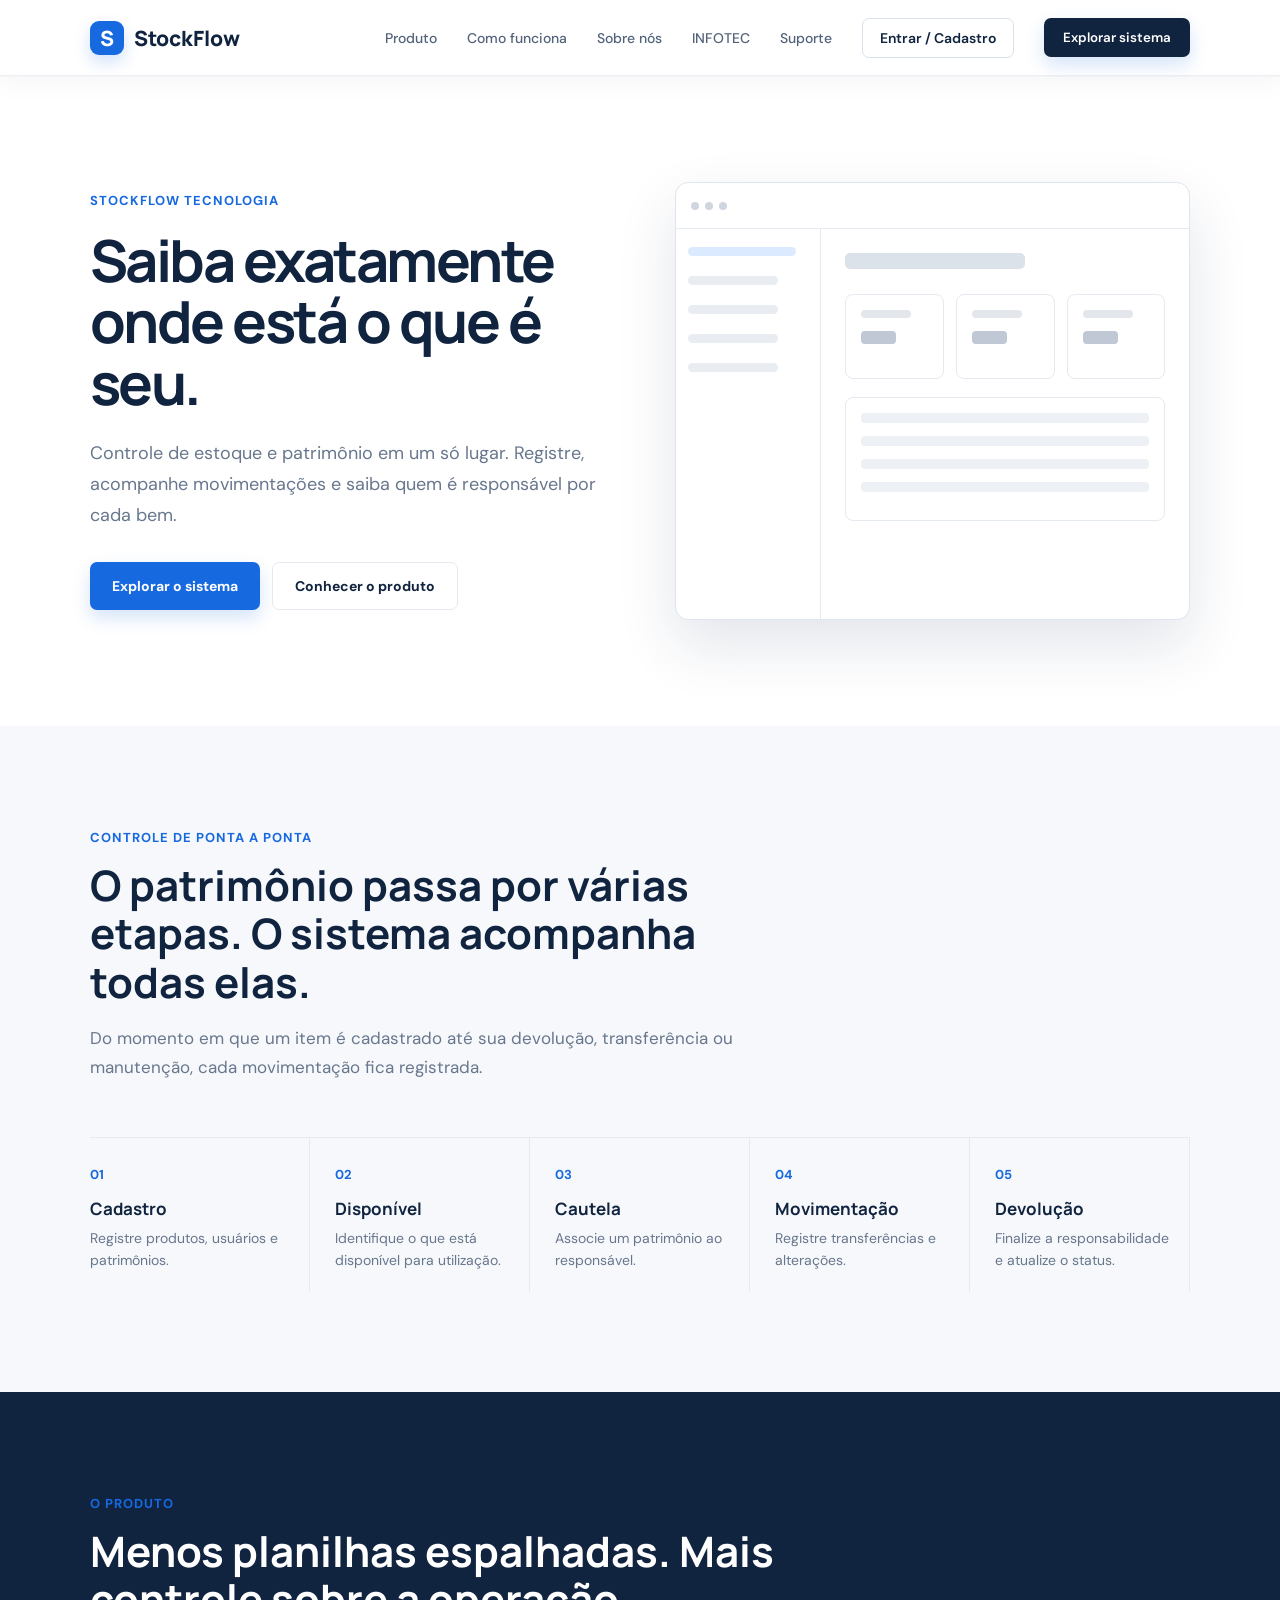
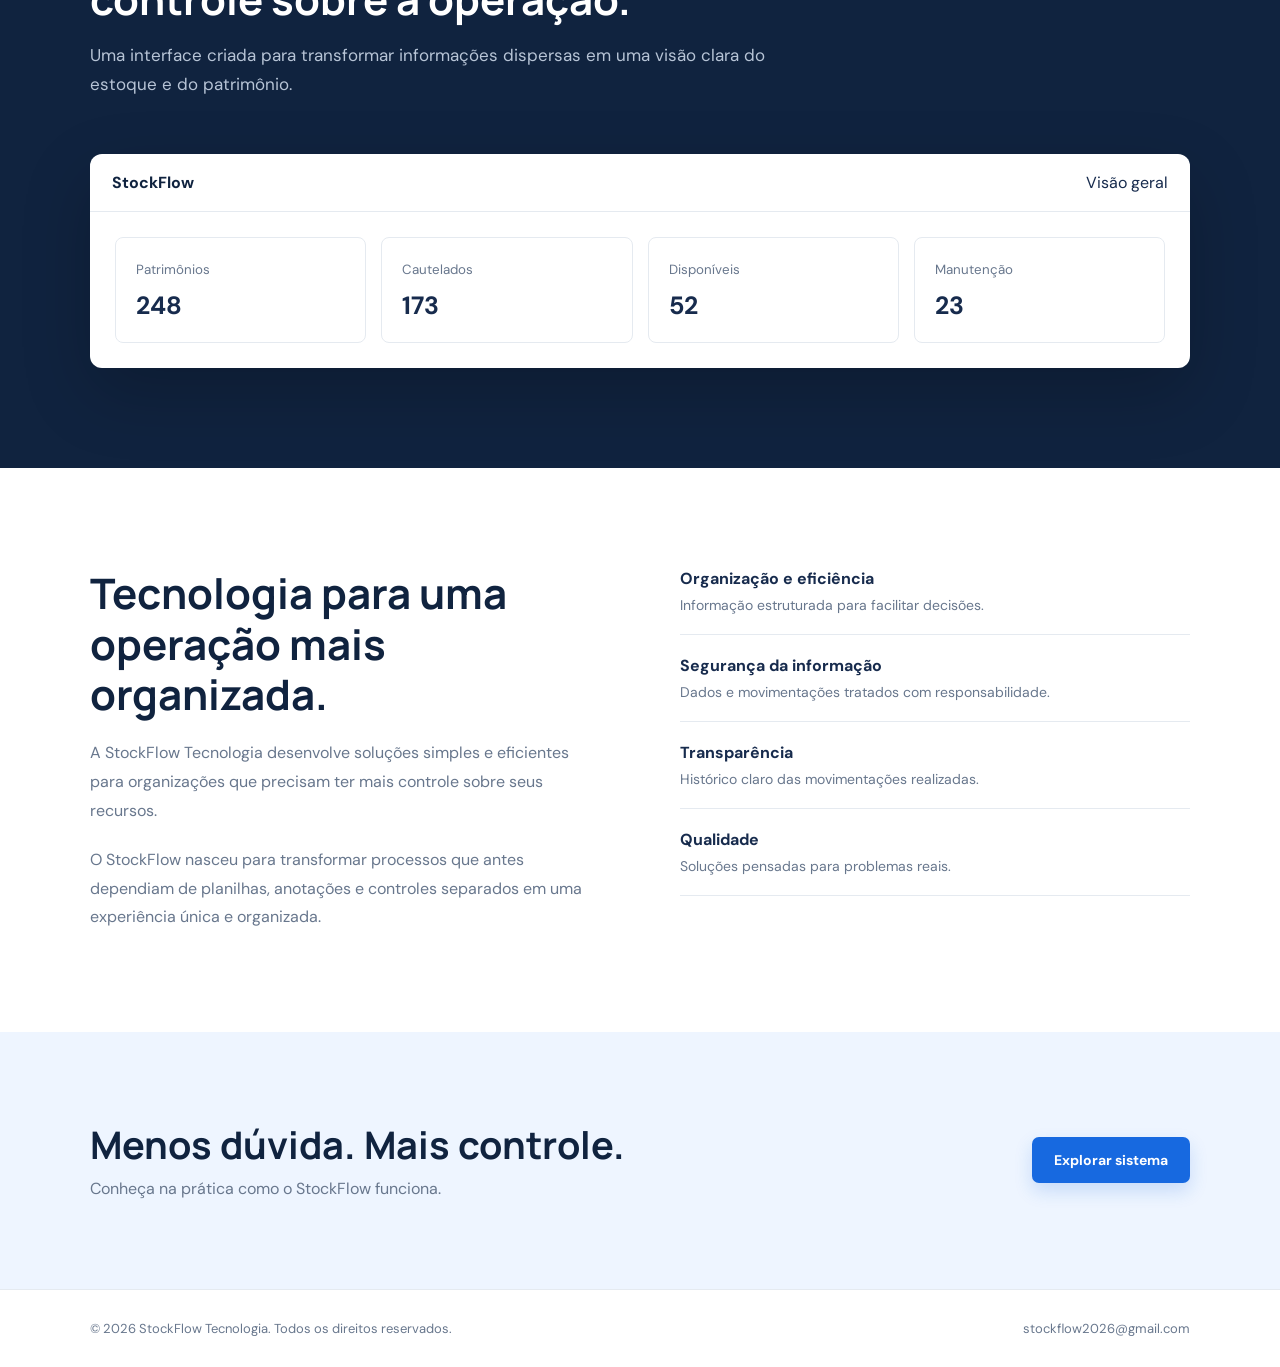
<file: pages/index.html>
<!DOCTYPE html>
<html lang="pt-BR">
<head>
<meta charset="UTF-8">
<meta name="viewport" content="width=device-width, initial-scale=1.0">

<title>StockFlow Tecnologia</title>

<link rel="preconnect" href="https://fonts.googleapis.com">
<link rel="preconnect" href="https://fonts.gstatic.com" crossorigin>
<link href="https://fonts.googleapis.com/css2?family=DM+Sans:wght@400;500;600;700&family=Manrope:wght@500;600;700;800&display=swap" rel="stylesheet">
<link rel="stylesheet" href="../assets/css/theme.css">

<style>
*{
    margin:0;
    padding:0;
    box-sizing:border-box;
}

:root{
    --blue:#1769e0;
    --blue-dark:#0e3f8c;
    --navy:#10233f;
    --text:#172b4d;
    --muted:#68778d;
    --border:#e5eaf0;
    --bg:#f6f8fb;
    --white:#fff;
    --success:#198754;
    --warning:#d98b00;
    --danger:#d64545;
}

body{
    font-family:"DM Sans",sans-serif;
    color:var(--text);
    background:var(--white);
}

button,
input,
select{
    font-family:inherit;
}

button{
    cursor:pointer;
}

/* =========================
   LANDING
========================= */

#landing{
    min-height:100vh;
    display:block;
}

.header{
    height:76px;
    padding:0 7%;
    display:flex;
    align-items:center;
    justify-content:space-between;
    border-bottom:1px solid #edf0f4;
    background:#fff;
}

.logo{
    display:flex;
    align-items:center;
    gap:10px;
    font-family:"Manrope",sans-serif;
    font-weight:800;
    font-size:21px;
    color:var(--navy);
}

.logo-mark{
    width:34px;
    height:34px;
    border-radius:9px;
    background:var(--blue);
    color:#fff;
    display:flex;
    align-items:center;
    justify-content:center;
    font-weight:800;
}

.nav{
    display:flex;
    gap:30px;
    align-items:center;
}

.nav a{
    color:#52627a;
    text-decoration:none;
    font-size:14px;
    font-weight:500;
}

.nav a:hover{
    color:var(--blue);
}

.nav-button{
    border:0;
    background:var(--navy);
    color:white;
    padding:11px 19px;
    border-radius:7px;
    font-weight:600;
}

.nav-login{
    border:1px solid #d8e0ea;
    background:#fff;
    color:var(--navy);
    padding:10px 17px;
    border-radius:7px;
    font-weight:600;
    font-size:14px;
}

.nav-login:hover{
    border-color:var(--blue);
    color:var(--blue);
}

.hero{
    min-height:650px;
    display:grid;
    grid-template-columns:1fr 1fr;
    align-items:center;
    gap:70px;
    padding:80px 7%;
}

.hero-tag{
    color:var(--blue);
    font-weight:700;
    font-size:13px;
    margin-bottom:20px;
    text-transform:uppercase;
    letter-spacing:1px;
}

.hero h1{
    font-family:"Manrope",sans-serif;
    font-size:58px;
    line-height:1.06;
    letter-spacing:-2.5px;
    max-width:620px;
    color:var(--navy);
}

.hero p{
    margin-top:25px;
    font-size:18px;
    line-height:1.7;
    color:var(--muted);
    max-width:550px;
}

.hero-actions{
    margin-top:32px;
    display:flex;
    gap:12px;
}

.primary-button{
    border:0;
    background:var(--blue);
    color:#fff;
    padding:14px 22px;
    border-radius:7px;
    font-weight:700;
    font-size:14px;
}

.secondary-button{
    border:1px solid var(--border);
    background:#fff;
    color:var(--navy);
    padding:14px 22px;
    border-radius:7px;
    font-weight:700;
    font-size:14px;
}

.dashboard-preview{
    border:1px solid #dfe5ed;
    border-radius:13px;
    background:#fff;
    box-shadow:0 25px 60px rgba(20,45,80,.12);
    overflow:hidden;
}

.preview-top{
    height:46px;
    border-bottom:1px solid var(--border);
    display:flex;
    align-items:center;
    gap:6px;
    padding:0 15px;
}

.dot{
    width:8px;
    height:8px;
    border-radius:50%;
    background:#cfd6df;
}

.preview-body{
    display:grid;
    grid-template-columns:145px 1fr;
    min-height:390px;
}

.preview-side{
    border-right:1px solid var(--border);
    padding:18px 12px;
}

.preview-line{
    height:9px;
    width:75%;
    border-radius:5px;
    background:#e9edf2;
    margin-bottom:20px;
}

.preview-line.active{
    width:90%;
    background:#dceaff;
}

.preview-main{
    padding:24px;
}

.preview-title{
    width:180px;
    height:16px;
    background:#dce2e9;
    border-radius:5px;
    margin-bottom:25px;
}

.preview-stats{
    display:grid;
    grid-template-columns:repeat(3,1fr);
    gap:12px;
}

.preview-stat{
    height:85px;
    border:1px solid var(--border);
    border-radius:8px;
    padding:15px;
}

.preview-stat span{
    display:block;
    width:50px;
    height:8px;
    background:#e3e7ec;
    border-radius:4px;
    margin-bottom:13px;
}

.preview-stat strong{
    display:block;
    width:35px;
    height:13px;
    background:#bfc8d4;
    border-radius:4px;
}

.preview-table{
    margin-top:18px;
    border:1px solid var(--border);
    border-radius:8px;
    padding:15px;
}

.table-line{
    height:10px;
    background:#edf0f4;
    margin-bottom:13px;
    border-radius:4px;
}

.section{
    padding:100px 7%;
}

.section.gray{
    background:var(--bg);
}

.section-title{
    max-width:700px;
}

.section-title span{
    color:var(--blue);
    font-size:13px;
    font-weight:700;
    text-transform:uppercase;
    letter-spacing:1px;
}

.section-title h2{
    margin-top:14px;
    font-family:"Manrope",sans-serif;
    font-size:42px;
    line-height:1.15;
    color:var(--navy);
}

.section-title p{
    margin-top:18px;
    color:var(--muted);
    font-size:17px;
    line-height:1.7;
}

.flow{
    margin-top:55px;
    display:grid;
    grid-template-columns:repeat(5,1fr);
    border-top:1px solid var(--border);
}

.flow-item{
    padding:25px 20px 20px 0;
    border-right:1px solid var(--border);
}

.flow-item:not(:first-child){
    padding-left:25px;
}

.flow-number{
    color:var(--blue);
    font-size:13px;
    font-weight:700;
}

.flow-item h3{
    margin-top:15px;
    font-size:17px;
}

.flow-item p{
    margin-top:8px;
    color:var(--muted);
    font-size:14px;
    line-height:1.6;
}

.product-section{
    background:var(--navy);
    color:white;
}

.product-section .section-title h2{
    color:white;
}

.product-section .section-title p{
    color:#b7c4d6;
}

.product-screen{
    margin-top:55px;
    background:#fff;
    color:var(--text);
    border-radius:12px;
    overflow:hidden;
    box-shadow:0 25px 70px rgba(0,0,0,.2);
}

.product-header{
    height:58px;
    border-bottom:1px solid var(--border);
    display:flex;
    justify-content:space-between;
    align-items:center;
    padding:0 22px;
}

.product-header strong{
    color:var(--navy);
}

.product-content{
    padding:25px;
    display:grid;
    grid-template-columns:repeat(4,1fr);
    gap:15px;
}

.product-box{
    padding:20px;
    border:1px solid var(--border);
    border-radius:8px;
}

.product-box small{
    color:var(--muted);
}

.product-box strong{
    display:block;
    margin-top:10px;
    font-size:25px;
}

.about{
    display:grid;
    grid-template-columns:1fr 1fr;
    gap:80px;
    align-items:start;
}

.about-text h2{
    font-family:"Manrope";
    font-size:42px;
    color:var(--navy);
}

.about-text p{
    margin-top:20px;
    line-height:1.8;
    color:var(--muted);
}

.values{
    display:grid;
    gap:20px;
}

.value{
    padding-bottom:20px;
    border-bottom:1px solid var(--border);
}

.value strong{
    font-size:16px;
}

.value p{
    margin-top:7px;
    color:var(--muted);
    font-size:14px;
}

.cta{
    padding:90px 7%;
    background:#eef5ff;
    display:flex;
    justify-content:space-between;
    align-items:center;
    gap:30px;
}

.cta h2{
    font-family:"Manrope";
    color:var(--navy);
    font-size:38px;
}

.cta p{
    margin-top:10px;
    color:var(--muted);
}

footer{
    padding:30px 7%;
    display:flex;
    justify-content:space-between;
    border-top:1px solid var(--border);
    font-size:13px;
    color:var(--muted);
}

/* =========================
   APP ADMINISTRATIVO
========================= */

#app{
    display:none;
    min-height:100vh;
    background:var(--bg);
}

.app-layout{
    min-height:100vh;
    display:flex;
}

.sidebar{
    width:245px;
    background:#fff;
    border-right:1px solid var(--border);
    position:fixed;
    left:0;
    top:0;
    bottom:0;
    padding:25px 15px;
}

.sidebar .logo{
    padding:0 12px 30px;
}

.menu-label{
    font-size:11px;
    color:#9aa6b5;
    font-weight:700;
    text-transform:uppercase;
    letter-spacing:1px;
    padding:0 12px;
    margin:20px 0 9px;
}

.menu-button{
    width:100%;
    border:0;
    background:transparent;
    text-align:left;
    padding:11px 12px;
    border-radius:7px;
    color:#617087;
    font-size:14px;
    margin-bottom:3px;
}

.menu-button:hover,
.menu-button.active{
    background:#eef5ff;
    color:var(--blue);
    font-weight:600;
}

.main{
    margin-left:245px;
    width:calc(100% - 245px);
}

.app-top{
    height:72px;
    background:#fff;
    border-bottom:1px solid var(--border);
    display:flex;
    align-items:center;
    justify-content:space-between;
    padding:0 35px;
}

.back-button{
    border:1px solid var(--border);
    background:white;
    padding:9px 14px;
    border-radius:6px;
    color:#53647a;
    font-size:13px;
}

.user-profile{
    font-size:13px;
    color:#65748a;
}

.page{
    display:none;
    padding:35px;
}

.page.active{
    display:block;
}

.page-header{
    display:flex;
    justify-content:space-between;
    align-items:flex-start;
    margin-bottom:28px;
}

.page-header h1{
    font-family:"Manrope";
    font-size:28px;
    color:var(--navy);
}

.page-header p{
    color:var(--muted);
    font-size:14px;
    margin-top:7px;
}

.stats{
    display:grid;
    grid-template-columns:repeat(4,1fr);
    gap:15px;
    margin-bottom:25px;
}

.stat-card{
    background:white;
    border:1px solid var(--border);
    border-radius:8px;
    padding:20px;
}

.stat-card small{
    color:var(--muted);
    font-size:13px;
}

.stat-card strong{
    display:block;
    font-size:28px;
    margin-top:8px;
    color:var(--navy);
}

.stat-card .blue{
    color:var(--blue);
}

.stat-card .green{
    color:var(--success);
}

.stat-card .orange{
    color:var(--warning);
}

.content-box{
    background:#fff;
    border:1px solid var(--border);
    border-radius:8px;
    overflow:hidden;
}

.box-header{
    padding:18px 20px;
    border-bottom:1px solid var(--border);
    display:flex;
    align-items:center;
    justify-content:space-between;
}

.box-header h3{
    font-size:15px;
}

.table{
    width:100%;
    border-collapse:collapse;
}

.table th,
.table td{
    text-align:left;
    padding:15px 20px;
    border-bottom:1px solid #edf0f3;
    font-size:13px;
}

.table th{
    color:#78869a;
    font-weight:600;
    background:#fafbfd;
}

.table td{
    color:#45556d;
}

.status{
    display:inline-block;
    padding:5px 9px;
    border-radius:20px;
    font-size:11px;
    font-weight:700;
}

.status.available{
    color:var(--success);
    background:#eaf7f0;
}

.status.cautioned{
    color:var(--blue);
    background:#eaf2ff;
}

.status.maintenance{
    color:var(--warning);
    background:#fff5df;
}

.form{
    background:white;
    border:1px solid var(--border);
    border-radius:8px;
    padding:25px;
    max-width:800px;
}

.form-grid{
    display:grid;
    grid-template-columns:1fr 1fr;
    gap:20px;
}

.field{
    display:flex;
    flex-direction:column;
    gap:7px;
}

.field.full{
    grid-column:1 / -1;
}

.field label{
    font-size:13px;
    font-weight:600;
    color:#45556d;
}

.field input,
.field select{
    border:1px solid #dce2e9;
    padding:12px;
    border-radius:6px;
    outline:none;
    color:var(--text);
    background:#fff;
}

.field input:focus,
.field select:focus{
    border-color:var(--blue);
}

.form-actions{
    margin-top:25px;
    display:flex;
    justify-content:flex-end;
    gap:10px;
}

.action-button{
    border:0;
    background:var(--blue);
    color:white;
    padding:11px 17px;
    border-radius:6px;
    font-weight:600;
}

.cancel-button{
    border:1px solid var(--border);
    background:white;
    padding:11px 17px;
    border-radius:6px;
}

.module-grid{
    display:grid;
    grid-template-columns:repeat(3,1fr);
    gap:15px;
}

.module{
    background:white;
    border:1px solid var(--border);
    border-radius:8px;
    padding:22px;
    cursor:pointer;
    transition:.15s;
}

.module:hover{
    border-color:#bfd5f7;
    transform:translateY(-2px);
}

.module-number{
    font-size:12px;
    color:var(--blue);
    font-weight:700;
}

.module h3{
    margin-top:12px;
    font-size:17px;
}

.module p{
    margin-top:8px;
    color:var(--muted);
    font-size:13px;
    line-height:1.6;
}

.alert{
    padding:13px 16px;
    background:#eef5ff;
    color:#285d9f;
    border-radius:6px;
    margin-bottom:20px;
    font-size:13px;
    display:none;
}

/* =========================
   LOGIN CLIENTE
========================= */

#client-login{
    display:none;
    min-height:100vh;
    background:#f6f8fb;
}

.login-wrapper{
    min-height:100vh;
    display:flex;
    align-items:center;
    justify-content:center;
    padding:30px;
}

.login-card{
    width:100%;
    max-width:420px;
    background:#fff;
    border:1px solid var(--border);
    border-radius:12px;
    padding:38px;
    box-shadow:0 20px 50px rgba(20,45,80,.08);
}

.login-logo{
    display:flex;
    align-items:center;
    gap:10px;
    font-family:"Manrope";
    font-size:20px;
    font-weight:800;
    color:var(--navy);
    margin-bottom:35px;
}

.login-card h1{
    font-family:"Manrope";
    color:var(--navy);
    font-size:27px;
}

.login-card > p{
    color:var(--muted);
    font-size:14px;
    line-height:1.6;
    margin-top:9px;
    margin-bottom:28px;
}

.login-form{
    display:flex;
    flex-direction:column;
    gap:16px;
}

.login-field{
    display:flex;
    flex-direction:column;
    gap:7px;
}

.login-field label{
    font-size:13px;
    font-weight:600;
    color:#45556d;
}

.login-field input{
    width:100%;
    padding:13px;
    border:1px solid #dce2e9;
    border-radius:7px;
    outline:none;
    font-size:14px;
}

.login-field input:focus{
    border-color:var(--blue);
}

.login-button{
    margin-top:5px;
    width:100%;
    border:0;
    background:var(--blue);
    color:#fff;
    padding:13px;
    border-radius:7px;
    font-weight:700;
    font-size:14px;
}

.login-button:hover{
    background:#125bc5;
}

.login-error{
    display:none;
    padding:11px 13px;
    background:#fff0f0;
    color:var(--danger);
    border-radius:6px;
    font-size:13px;
}

.demo-login{
    margin-top:20px;
    padding-top:18px;
    border-top:1px solid var(--border);
    text-align:center;
    font-size:12px;
    color:#8a97a8;
}

.login-back{
    margin-top:22px;
    width:100%;
    border:0;
    background:transparent;
    color:#607087;
    font-size:13px;
}

/* =========================
   PORTAL DO CLIENTE
========================= */

#client-portal{
    display:none;
    min-height:100vh;
    background:var(--bg);
}

.client-layout{
    min-height:100vh;
    display:flex;
}

.client-sidebar{
    width:235px;
    position:fixed;
    top:0;
    bottom:0;
    left:0;
    background:#fff;
    border-right:1px solid var(--border);
    padding:25px 15px;
}

.client-sidebar .logo{
    padding:0 12px 30px;
}

.client-client-label{
    padding:12px;
    margin-bottom:20px;
    background:#f6f8fb;
    border-radius:8px;
}

.client-client-label small{
    display:block;
    color:#8996a8;
    font-size:11px;
}

.client-client-label strong{
    display:block;
    margin-top:4px;
    color:var(--navy);
    font-size:14px;
}

.client-menu{
    width:100%;
    border:0;
    background:transparent;
    text-align:left;
    padding:11px 12px;
    border-radius:7px;
    color:#617087;
    font-size:14px;
    margin-bottom:3px;
}

.client-menu:hover,
.client-menu.active{
    background:#eef5ff;
    color:var(--blue);
    font-weight:600;
}

.client-logout{
    position:absolute;
    bottom:25px;
    left:15px;
    width:calc(100% - 30px);
    border:1px solid var(--border);
    background:#fff;
    color:#65748a;
    padding:10px;
    border-radius:7px;
    font-size:13px;
}

.client-main{
    margin-left:235px;
    width:calc(100% - 235px);
}

.client-top{
    height:72px;
    background:#fff;
    border-bottom:1px solid var(--border);
    display:flex;
    justify-content:space-between;
    align-items:center;
    padding:0 35px;
}

.client-top-title{
    font-size:14px;
    color:#65748a;
}

.client-top-user{
    font-size:13px;
    color:#52627a;
}

.client-page{
    display:none;
    padding:35px;
}

.client-page.active{
    display:block;
}

.client-welcome{
    margin-bottom:28px;
}

.client-welcome h1{
    font-family:"Manrope";
    font-size:29px;
    color:var(--navy);
}

.client-welcome p{
    color:var(--muted);
    font-size:14px;
    margin-top:7px;
}

.client-stats{
    display:grid;
    grid-template-columns:repeat(3,1fr);
    gap:15px;
    margin-bottom:25px;
}

.client-stat{
    background:#fff;
    border:1px solid var(--border);
    border-radius:8px;
    padding:22px;
}

.client-stat small{
    color:var(--muted);
    font-size:13px;
}

.client-stat strong{
    display:block;
    font-size:29px;
    color:var(--navy);
    margin-top:8px;
}

.client-stat .blue{
    color:var(--blue);
}

.client-stat .green{
    color:var(--success);
}

.client-stat .orange{
    color:var(--warning);
}

.client-info{
    padding:18px 20px;
    background:#eef5ff;
    border:1px solid #dceaff;
    border-radius:8px;
    margin-bottom:25px;
}

.client-info strong{
    color:var(--navy);
    font-size:14px;
}

.client-info p{
    margin-top:5px;
    color:#617087;
    font-size:13px;
}

.client-empty{
    padding:45px;
    text-align:center;
    color:var(--muted);
}

/* =========================
   RESPONSIVE
========================= */

@media(max-width:900px){

    .nav{
        display:none;
    }

    .hero{
        grid-template-columns:1fr;
        padding-top:60px;
    }

    .hero h1{
        font-size:45px;
    }

    .flow{
        grid-template-columns:1fr;
    }

    .flow-item,
    .flow-item:not(:first-child){
        padding:20px 0;
        border-right:0;
        border-bottom:1px solid var(--border);
    }

    .about{
        grid-template-columns:1fr;
    }

    .product-content{
        grid-template-columns:1fr 1fr;
    }

    .sidebar,
    .client-sidebar{
        width:190px;
    }

    .main{
        margin-left:190px;
        width:calc(100% - 190px);
    }

    .client-main{
        margin-left:190px;
        width:calc(100% - 190px);
    }

    .stats{
        grid-template-columns:1fr 1fr;
    }

    .module-grid{
        grid-template-columns:1fr 1fr;
    }
}

@media(max-width:650px){

    .header{
        padding:0 20px;
    }

    .hero,
    .section,
    .cta{
        padding-left:20px;
        padding-right:20px;
    }

    .hero h1{
        font-size:38px;
    }

    .hero-actions{
        flex-direction:column;
    }

    .preview-body{
        grid-template-columns:75px 1fr;
    }

    .preview-stats{
        grid-template-columns:1fr;
    }

    .product-content{
        grid-template-columns:1fr;
    }

    footer,
    .cta{
        flex-direction:column;
        align-items:flex-start;
    }

    .sidebar,
    .client-sidebar{
        display:none;
    }

    .main,
    .client-main{
        margin-left:0;
        width:100%;
    }

    .app-top,
    .client-top{
        padding:0 15px;
    }

    .page,
    .client-page{
        padding:20px 15px;
    }

    .page-header{
        flex-direction:column;
        gap:15px;
    }

    .stats,
    .client-stats{
        grid-template-columns:1fr;
    }

    .module-grid{
        grid-template-columns:1fr;
    }

    .form-grid{
        grid-template-columns:1fr;
    }

    .field.full{
        grid-column:auto;
    }

    .content-box{
        overflow-x:auto;
    }

    .table{
        min-width:650px;
    }

    .login-card{
        padding:28px 22px;
    }
}
</style>
</head>

<body>

<!-- =========================
     LANDING PAGE
========================= -->

<div id="landing">

<header class="header">

    <div class="logo">
        <div class="logo-mark">S</div>
        StockFlow
    </div>

    <nav class="nav">

        <a href="#produto">Produto</a>

        <a href="#como-funciona">
            Como funciona
        </a>

        <a href="#sobre">
            Sobre nós
        </a>

        <a href="infotec.html">
            INFOTEC
        </a>

        <a href="Indexsup.html">
            Suporte
        </a>

        <button class="nav-login" onclick="openClientLogin()">
            Entrar / Cadastro
        </button>

        <button class="nav-button" onclick="openApp()">
            Explorar sistema
        </button>

    </nav>

</header>


<section class="hero">

    <div>

        <div class="hero-tag">
            StockFlow Tecnologia
        </div>

        <h1>
            Saiba exatamente onde está o que é seu.
        </h1>

        <p>
            Controle de estoque e patrimônio em um só lugar.
            Registre, acompanhe movimentações e saiba quem é
            responsável por cada bem.
        </p>

        <div class="hero-actions">

            <button class="primary-button" onclick="openApp()">
                Explorar o sistema
            </button>

            <button class="secondary-button"
                    onclick="document.getElementById('produto').scrollIntoView()">
                Conhecer o produto
            </button>

        </div>

    </div>


    <div class="dashboard-preview">

        <div class="preview-top">
            <div class="dot"></div>
            <div class="dot"></div>
            <div class="dot"></div>
        </div>

        <div class="preview-body">

            <div class="preview-side">

                <div class="preview-line active"></div>
                <div class="preview-line"></div>
                <div class="preview-line"></div>
                <div class="preview-line"></div>
                <div class="preview-line"></div>

            </div>

            <div class="preview-main">

                <div class="preview-title"></div>

                <div class="preview-stats">

                    <div class="preview-stat">
                        <span></span>
                        <strong></strong>
                    </div>

                    <div class="preview-stat">
                        <span></span>
                        <strong></strong>
                    </div>

                    <div class="preview-stat">
                        <span></span>
                        <strong></strong>
                    </div>

                </div>

                <div class="preview-table">
                    <div class="table-line"></div>
                    <div class="table-line"></div>
                    <div class="table-line"></div>
                    <div class="table-line"></div>
                </div>

            </div>

        </div>

    </div>

</section>


<section class="section gray" id="como-funciona">

    <div class="section-title">

        <span>Controle de ponta a ponta</span>

        <h2>
            O patrimônio passa por várias etapas.
            O sistema acompanha todas elas.
        </h2>

        <p>
            Do momento em que um item é cadastrado até sua
            devolução, transferência ou manutenção, cada
            movimentação fica registrada.
        </p>

    </div>


    <div class="flow">

        <div class="flow-item">
            <span class="flow-number">01</span>
            <h3>Cadastro</h3>
            <p>Registre produtos, usuários e patrimônios.</p>
        </div>

        <div class="flow-item">
            <span class="flow-number">02</span>
            <h3>Disponível</h3>
            <p>Identifique o que está disponível para utilização.</p>
        </div>

        <div class="flow-item">
            <span class="flow-number">03</span>
            <h3>Cautela</h3>
            <p>Associe um patrimônio ao responsável.</p>
        </div>

        <div class="flow-item">
            <span class="flow-number">04</span>
            <h3>Movimentação</h3>
            <p>Registre transferências e alterações.</p>
        </div>

        <div class="flow-item">
            <span class="flow-number">05</span>
            <h3>Devolução</h3>
            <p>Finalize a responsabilidade e atualize o status.</p>
        </div>

    </div>

</section>


<section class="section product-section" id="produto">

    <div class="section-title">

        <span>O produto</span>

        <h2>
            Menos planilhas espalhadas.
            Mais controle sobre a operação.
        </h2>

        <p>
            Uma interface criada para transformar informações
            dispersas em uma visão clara do estoque e do patrimônio.
        </p>

    </div>


    <div class="product-screen">

        <div class="product-header">
            <strong>StockFlow</strong>
            <span>Visão geral</span>
        </div>

        <div class="product-content">

            <div class="product-box">
                <small>Patrimônios</small>
                <strong>248</strong>
            </div>

            <div class="product-box">
                <small>Cautelados</small>
                <strong>173</strong>
            </div>

            <div class="product-box">
                <small>Disponíveis</small>
                <strong>52</strong>
            </div>

            <div class="product-box">
                <small>Manutenção</small>
                <strong>23</strong>
            </div>

        </div>

    </div>

</section>


<section class="section" id="sobre">

    <div class="about">

        <div class="about-text">

            <h2>
                Tecnologia para uma operação mais organizada.
            </h2>

            <p>
                A StockFlow Tecnologia desenvolve soluções
                simples e eficientes para organizações que
                precisam ter mais controle sobre seus recursos.
            </p>

            <p>
                O StockFlow nasceu para transformar processos
                que antes dependiam de planilhas, anotações e
                controles separados em uma experiência única
                e organizada.
            </p>

        </div>


        <div class="values">

            <div class="value">
                <strong>Organização e eficiência</strong>
                <p>
                    Informação estruturada para facilitar decisões.
                </p>
            </div>

            <div class="value">
                <strong>Segurança da informação</strong>
                <p>
                    Dados e movimentações tratados com responsabilidade.
                </p>
            </div>

            <div class="value">
                <strong>Transparência</strong>
                <p>
                    Histórico claro das movimentações realizadas.
                </p>
            </div>

            <div class="value">
                <strong>Qualidade</strong>
                <p>
                    Soluções pensadas para problemas reais.
                </p>
            </div>

        </div>

    </div>

</section>


<section class="cta">

    <div>

        <h2>
            Menos dúvida. Mais controle.
        </h2>

        <p>
            Conheça na prática como o StockFlow funciona.
        </p>

    </div>

    <button class="primary-button" onclick="openApp()">
        Explorar sistema
    </button>

</section>


<footer>

    <span>
        © 2026 StockFlow Tecnologia. Todos os direitos reservados.
    </span>

    <span>
        stockflow2026@gmail.com
    </span>

</footer>

</div>


<!-- =========================
     SISTEMA ADMINISTRATIVO
========================= -->

<div id="app">

<div class="app-layout">


<aside class="sidebar">

    <div class="logo">
        <div class="logo-mark">S</div>
        StockFlow
    </div>


    <div class="menu-label">
        Principal
    </div>

    <button class="menu-button active"
            data-screen="dashboard"
            onclick="navigate('dashboard')">
        Dashboard
    </button>


    <div class="menu-label">
        Patrimônio
    </div>

    <button class="menu-button"
            data-screen="patrimonios"
            onclick="navigate('patrimonios')">
        Patrimônios
    </button>

    <button class="menu-button"
            data-screen="cadastro-patrimonio"
            onclick="navigate('cadastro-patrimonio')">
        Novo patrimônio
    </button>


    <div class="menu-label">
        Pessoas
    </div>

    <button class="menu-button"
            data-screen="usuarios"
            onclick="navigate('usuarios')">
        Usuários
    </button>

    <button class="menu-button"
            data-screen="cadastro-usuario"
            onclick="navigate('cadastro-usuario')">
        Novo usuário
    </button>


    <div class="menu-label">
        Estoque
    </div>

    <button class="menu-button"
            data-screen="estoque"
            onclick="navigate('estoque')">
        Estoque
    </button>

    <button class="menu-button"
            data-screen="movimentacoes"
            onclick="navigate('movimentacoes')">
        Movimentações
    </button>

</aside>


<main class="main">

    <header class="app-top">

        <button class="back-button" onclick="goBack()">
            ← Voltar
        </button>

        <div class="user-profile">
            Yasmin · Administrador
        </div>

    </header>


    <!-- DASHBOARD -->

    <section class="page active" id="dashboard">

        <div class="page-header">

            <div>
                <h1>Visão geral</h1>
                <p>Acompanhe o patrimônio e o estoque.</p>
            </div>

        </div>


        <div class="stats">

            <div class="stat-card">
                <small>Total de patrimônios</small>
                <strong>248</strong>
            </div>

            <div class="stat-card">
                <small>Disponíveis</small>
                <strong class="blue">52</strong>
            </div>

            <div class="stat-card">
                <small>Cautelados</small>
                <strong class="green">173</strong>
            </div>

            <div class="stat-card">
                <small>Em manutenção</small>
                <strong class="orange">23</strong>
            </div>

        </div>


        <div class="module-grid">

            <div class="module"
                 onclick="navigate('patrimonios')">

                <span class="module-number">01</span>

                <h3>Patrimônios</h3>

                <p>
                    Consulte todos os bens cadastrados,
                    seus responsáveis e respectivos status.
                </p>

            </div>


            <div class="module"
                 onclick="navigate('usuarios')">

                <span class="module-number">02</span>

                <h3>Usuários</h3>

                <p>
                    Gerencie os usuários responsáveis
                    pelos patrimônios.
                </p>

            </div>


            <div class="module"
                 onclick="navigate('estoque')">

                <span class="module-number">03</span>

                <h3>Estoque</h3>

                <p>
                    Acompanhe entradas, saídas e níveis
                    de estoque.
                </p>

            </div>


            <div class="module"
                 onclick="navigate('movimentacoes')">

                <span class="module-number">04</span>

                <h3>Movimentações</h3>

                <p>
                    Consulte o histórico de movimentações
                    realizadas no sistema.
                </p>

            </div>


            <div class="module"
                 onclick="navigate('cadastro-patrimonio')">

                <span class="module-number">05</span>

                <h3>Cadastrar patrimônio</h3>

                <p>
                    Adicione um novo bem ao controle patrimonial.
                </p>

            </div>


            <div class="module"
                 onclick="navigate('cadastro-usuario')">

                <span class="module-number">06</span>

                <h3>Cadastrar usuário</h3>

                <p>
                    Cadastre uma nova pessoa responsável.
                </p>

            </div>

        </div>

    </section>


    <!-- PATRIMÔNIOS -->

    <section class="page" id="patrimonios">

        <div class="page-header">

            <div>
                <h1>Patrimônios</h1>
                <p>Controle todos os bens cadastrados.</p>
            </div>

            <button class="action-button"
                    onclick="navigate('cadastro-patrimonio')">
                + Novo patrimônio
            </button>

        </div>


        <div class="alert" id="patrimonioAlert">
            Patrimônio cadastrado com sucesso.
        </div>


        <div class="content-box">

            <div class="box-header">
                <h3>Patrimônios cadastrados</h3>
            </div>

            <table class="table">

                <thead>

                    <tr>
                        <th>Patrimônio</th>
                        <th>Descrição</th>
                        <th>Categoria</th>
                        <th>Responsável</th>
                        <th>Status</th>
                    </tr>

                </thead>

                <tbody id="patrimonioTable">

                    <tr>
                        <td>PT-0001</td>
                        <td>Notebook Dell Latitude</td>
                        <td>Informática</td>
                        <td>João Silva</td>
                        <td>
                            <span class="status cautioned">
                                Cautelado
                            </span>
                        </td>
                    </tr>

                    <tr>
                        <td>PT-0002</td>
                        <td>Monitor 24"</td>
                        <td>Informática</td>
                        <td>—</td>
                        <td>
                            <span class="status available">
                                Disponível
                            </span>
                        </td>
                    </tr>

                    <tr>
                        <td>PT-0003</td>
                        <td>Impressora HP</td>
                        <td>Equipamentos</td>
                        <td>Maria Souza</td>
                        <td>
                            <span class="status cautioned">
                                Cautelado
                            </span>
                        </td>
                    </tr>

                    <tr>
                        <td>PT-0004</td>
                        <td>Computador Desktop</td>
                        <td>Informática</td>
                        <td>—</td>
                        <td>
                            <span class="status maintenance">
                                Manutenção
                            </span>
                        </td>
                    </tr>

                </tbody>

            </table>

        </div>

    </section>


    <!-- CADASTRO PATRIMÔNIO -->

    <section class="page" id="cadastro-patrimonio">

        <div class="page-header">

            <div>
                <h1>Novo patrimônio</h1>
                <p>Cadastre um novo bem no sistema.</p>
            </div>

        </div>


        <form class="form" onsubmit="cadastrarPatrimonio(event)">

            <div class="form-grid">

                <div class="field">

                    <label>Número do patrimônio</label>

                    <input
                        id="numeroPatrimonio"
                        type="text"
                        placeholder="Ex.: PT-0005"
                        required
                    >

                </div>


                <div class="field">

                    <label>Categoria</label>

                    <select id="categoriaPatrimonio" required>

                        <option value="">
                            Selecione
                        </option>

                        <option>
                            Informática
                        </option>

                        <option>
                            Mobiliário
                        </option>

                        <option>
                            Equipamentos
                        </option>

                        <option>
                            Veículos
                        </option>

                    </select>

                </div>


                <div class="field full">

                    <label>Descrição</label>

                    <input
                        id="descricaoPatrimonio"
                        type="text"
                        placeholder="Ex.: Notebook Lenovo ThinkPad"
                        required
                    >

                </div>


                <div class="field">

                    <label>Estado de conservação</label>

                    <select required>

                        <option>
                            Bom
                        </option>

                        <option>
                            Regular
                        </option>

                        <option>
                            Necessita manutenção
                        </option>

                    </select>

                </div>


                <div class="field">

                    <label>Data de cadastro</label>

                    <input
                        type="date"
                        id="dataCadastro"
                        required
                    >

                </div>

            </div>


            <div class="form-actions">

                <button
                    type="button"
                    class="cancel-button"
                    onclick="goBack()">
                    Cancelar
                </button>

                <button
                    type="submit"
                    class="action-button">
                    Cadastrar patrimônio
                </button>

            </div>

        </form>

    </section>


    <!-- USUÁRIOS -->

    <section class="page" id="usuarios">

        <div class="page-header">

            <div>
                <h1>Usuários</h1>
                <p>Pessoas cadastradas para receber patrimônios.</p>
            </div>

            <button
                class="action-button"
                onclick="navigate('cadastro-usuario')">
                + Novo usuário
            </button>

        </div>


        <div class="content-box">

            <div class="box-header">
                <h3>Usuários cadastrados</h3>
            </div>

            <table class="table">

                <thead>

                    <tr>
                        <th>Nome</th>
                        <th>Departamento</th>
                        <th>Patrimônios</th>
                        <th>Status</th>
                    </tr>

                </thead>

                <tbody>

                    <tr>
                        <td>João Silva</td>
                        <td>Tecnologia da Informação</td>
                        <td>4</td>
                        <td>
                            <span class="status available">
                                Ativo
                            </span>
                        </td>
                    </tr>

                    <tr>
                        <td>Maria Souza</td>
                        <td>Administrativo</td>
                        <td>2</td>
                        <td>
                            <span class="status available">
                                Ativo
                            </span>
                        </td>
                    </tr>

                    <tr>
                        <td>Carlos Oliveira</td>
                        <td>Financeiro</td>
                        <td>1</td>
                        <td>
                            <span class="status available">
                                Ativo
                            </span>
                        </td>
                    </tr>

                </tbody>

            </table>

        </div>

    </section>


    <!-- CADASTRO USUÁRIO -->

    <section class="page" id="cadastro-usuario">

        <div class="page-header">

            <div>
                <h1>Novo usuário</h1>
                <p>Cadastre uma pessoa responsável.</p>
            </div>

        </div>


        <form class="form" onsubmit="cadastrarUsuario(event)">

            <div class="form-grid">

                <div class="field full">

                    <label>Nome completo</label>

                    <input
                        id="nomeUsuario"
                        type="text"
                        placeholder="Digite o nome completo"
                        required
                    >

                </div>


                <div class="field">

                    <label>Departamento</label>

                    <select required>

                        <option value="">
                            Selecione
                        </option>

                        <option>
                            Administrativo
                        </option>

                        <option>
                            Financeiro
                        </option>

                        <option>
                            Recursos Humanos
                        </option>

                        <option>
                            Tecnologia da Informação
                        </option>

                    </select>

                </div>


                <div class="field">

                    <label>Matrícula</label>

                    <input
                        type="text"
                        placeholder="Ex.: 001245"
                        required
                    >

                </div>

            </div>


            <div class="form-actions">

                <button
                    type="button"
                    class="cancel-button"
                    onclick="goBack()">
                    Cancelar
                </button>

                <button
                    type="submit"
                    class="action-button">
                    Cadastrar usuário
                </button>

            </div>

        </form>

    </section>


    <!-- ESTOQUE -->

    <section class="page" id="estoque">

        <div class="page-header">

            <div>
                <h1>Estoque</h1>
                <p>Acompanhe produtos e materiais disponíveis.</p>
            </div>

        </div>


        <div class="stats">

            <div class="stat-card">
                <small>Total de itens</small>
                <strong>1.248</strong>
            </div>

            <div class="stat-card">
                <small>Entradas no mês</small>
                <strong class="green">184</strong>
            </div>

            <div class="stat-card">
                <small>Saídas no mês</small>
                <strong class="blue">132</strong>
            </div>

            <div class="stat-card">
                <small>Estoque baixo</small>
                <strong class="orange">8</strong>
            </div>

        </div>


        <div class="content-box">

            <div class="box-header">
                <h3>Itens em estoque</h3>
            </div>

            <table class="table">

                <thead>

                    <tr>
                        <th>Produto</th>
                        <th>Categoria</th>
                        <th>Quantidade</th>
                        <th>Mínimo</th>
                        <th>Situação</th>
                    </tr>

                </thead>

                <tbody>

                    <tr>
                        <td>Papel A4</td>
                        <td>Material de escritório</td>
                        <td>320</td>
                        <td>100</td>
                        <td>
                            <span class="status available">
                                Normal
                            </span>
                        </td>
                    </tr>

                    <tr>
                        <td>Caneta azul</td>
                        <td>Material de escritório</td>
                        <td>42</td>
                        <td>50</td>
                        <td>
                            <span class="status maintenance">
                                Estoque baixo
                            </span>
                        </td>
                    </tr>

                    <tr>
                        <td>Mouse USB</td>
                        <td>Informática</td>
                        <td>87</td>
                        <td>30</td>
                        <td>
                            <span class="status available">
                                Normal
                            </span>
                        </td>
                    </tr>

                </tbody>

            </table>

        </div>

    </section>


    <!-- MOVIMENTAÇÕES -->

    <section class="page" id="movimentacoes">

        <div class="page-header">

            <div>
                <h1>Movimentações</h1>
                <p>Histórico das ações realizadas no sistema.</p>
            </div>

        </div>


        <div class="content-box">

            <div class="box-header">
                <h3>Histórico</h3>
            </div>

            <table class="table">

                <thead>

                    <tr>
                        <th>Data</th>
                        <th>Patrimônio</th>
                        <th>Ação</th>
                        <th>Responsável</th>
                        <th>Registrado por</th>
                    </tr>

                </thead>

                <tbody>

                    <tr>
                        <td>04/09/2026</td>
                        <td>PT-0001</td>
                        <td>Cautela</td>
                        <td>João Silva</td>
                        <td>Administrador</td>
                    </tr>

                    <tr>
                        <td>03/09/2026</td>
                        <td>PT-0003</td>
                        <td>Transferência</td>
                        <td>Maria Souza</td>
                        <td>Administrador</td>
                    </tr>

                    <tr>
                        <td>02/09/2026</td>
                        <td>PT-0004</td>
                        <td>Manutenção</td>
                        <td>—</td>
                        <td>Administrador</td>
                    </tr>

                    <tr>
                        <td>01/09/2026</td>
                        <td>PT-0002</td>
                        <td>Devolução</td>
                        <td>—</td>
                        <td>Administrador</td>
                    </tr>

                </tbody>

            </table>

        </div>

    </section>


</main>

</div>

</div>


<!-- =========================
     LOGIN CLIENTE
========================= -->

<div id="client-login">

    <div class="login-wrapper">

        <div class="login-card">

            <div class="login-logo">

                <div class="logo-mark">
                    S
                </div>

                StockFlow

            </div>


            <h1>
                Acesse seu StockFlow
            </h1>

            <p>
                Entre para acompanhar os patrimônios
                sob sua responsabilidade.
            </p>


            <form class="login-form"
                  onsubmit="loginCliente(event)">

                <div class="login-field">

                    <label>
                        Usuário
                    </label>

                    <input
                        type="text"
                        id="loginUsuario"
                        placeholder="Digite seu usuário"
                        required
                    >

                </div>


                <div class="login-field">

                    <label>
                        Senha
                    </label>

                    <input
                        type="password"
                        id="loginSenha"
                        placeholder="Digite sua senha"
                        required
                    >

                </div>


                <div class="login-error" id="loginError">
                    Usuário ou senha incorretos.
                </div>


                <button
                    type="submit"
                    class="login-button">
                    Entrar
                </button>

            </form>


            <div class="demo-login">
                Demonstração: admin / admin
            </div>


            <button
                class="login-back"
                onclick="backToLanding()">
                ← Voltar para o site
            </button>

        </div>

    </div>

</div>


<!-- =========================
     PORTAL DO CLIENTE
========================= -->

<div id="client-portal">

<div class="client-layout">


    <aside class="client-sidebar">

        <div class="logo">

            <div class="logo-mark">
                S
            </div>

            StockFlow

        </div>


        <div class="client-client-label">

            <small>
                CLIENTE
            </small>

            <strong>
                Anderson
            </strong>

        </div>


        <button
            class="client-menu active"
            data-client-screen="client-dashboard"
            onclick="showClientScreen('client-dashboard')">
            Visão geral
        </button>


        <button
            class="client-menu"
            data-client-screen="client-patrimonios"
            onclick="showClientScreen('client-patrimonios')">
            Meus patrimônios
        </button>


        <button
            class="client-menu"
            data-client-screen="client-movimentacoes"
            onclick="showClientScreen('client-movimentacoes')">
            Minhas movimentações
        </button>


        <button
            class="client-logout"
            onclick="logoutCliente()">
            Sair da conta
        </button>

    </aside>


    <main class="client-main">


        <header class="client-top">

            <div class="client-top-title">
                Área do cliente
            </div>

            <div class="client-top-user">
                Anderson · Cliente
            </div>

        </header>


        <!-- CLIENTE DASHBOARD -->

        <section
            class="client-page active"
            id="client-dashboard">

            <div class="client-welcome">

                <h1>
                    Olá, Anderson.
                </h1>

                <p>
                    Aqui você acompanha os patrimônios
                    que estão sob sua responsabilidade.
                </p>

            </div>


            <div class="client-stats">

                <div class="client-stat">

                    <small>
                        Meus patrimônios
                    </small>

                    <strong>
                        8
                    </strong>

                </div>


                <div class="client-stat">

                    <small>
                        Disponíveis
                    </small>

                    <strong class="blue">
                        14
                    </strong>

                </div>


                <div class="client-stat">

                    <small>
                        Em manutenção
                    </small>

                    <strong class="orange">
                        3
                    </strong>

                </div>

            </div>


            <div class="client-info">

                <strong>
                    Controle de responsabilidade
                </strong>

                <p>
                    Os dados apresentados nesta área são
                    referentes ao seu acesso como cliente.
                </p>

            </div>


            <div class="content-box">

                <div class="box-header">

                    <h3>
                        Meus patrimônios
                    </h3>

                    <button
                        class="secondary-button"
                        onclick="showClientScreen('client-patrimonios')">
                        Ver todos
                    </button>

                </div>


                <table class="table">

                    <thead>

                        <tr>
                            <th>Patrimônio</th>
                            <th>Descrição</th>
                            <th>Categoria</th>
                            <th>Status</th>
                        </tr>

                    </thead>


                    <tbody>

                        <tr>

                            <td>
                                PT-0108
                            </td>

                            <td>
                                Notebook Lenovo ThinkPad
                            </td>

                            <td>
                                Informática
                            </td>

                            <td>
                                <span class="status cautioned">
                                    Em uso
                                </span>
                            </td>

                        </tr>


                        <tr>

                            <td>
                                PT-0114
                            </td>

                            <td>
                                Monitor Dell 24"
                            </td>

                            <td>
                                Informática
                            </td>

                            <td>
                                <span class="status cautioned">
                                    Em uso
                                </span>
                            </td>

                        </tr>


                        <tr>

                            <td>
                                PT-0121
                            </td>

                            <td>
                                Teclado Logitech
                            </td>

                            <td>
                                Informática
                            </td>

                            <td>
                                <span class="status cautioned">
                                    Em uso
                                </span>
                            </td>

                        </tr>

                    </tbody>

                </table>

            </div>

        </section>


        <!-- MEUS PATRIMÔNIOS -->

        <section
            class="client-page"
            id="client-patrimonios">

            <div class="client-welcome">

                <h1>
                    Meus patrimônios
                </h1>

                <p>
                    Bens atualmente vinculados à sua responsabilidade.
                </p>

            </div>


            <div class="content-box">

                <div class="box-header">

                    <h3>
                        Patrimônios sob minha responsabilidade
                    </h3>

                </div>


                <table class="table">

                    <thead>

                        <tr>
                            <th>Patrimônio</th>
                            <th>Descrição</th>
                            <th>Categoria</th>
                            <th>Data da cautela</th>
                            <th>Status</th>
                        </tr>

                    </thead>


                    <tbody>

                        <tr>
                            <td>PT-0108</td>
                            <td>Notebook Lenovo ThinkPad</td>
                            <td>Informática</td>
                            <td>12/08/2026</td>
                            <td>
                                <span class="status cautioned">
                                    Em uso
                                </span>
                            </td>
                        </tr>

                        <tr>
                            <td>PT-0114</td>
                            <td>Monitor Dell 24"</td>
                            <td>Informática</td>
                            <td>12/08/2026</td>
                            <td>
                                <span class="status cautioned">
                                    Em uso
                                </span>
                            </td>
                        </tr>

                        <tr>
                            <td>PT-0121</td>
                            <td>Teclado Logitech</td>
                            <td>Informática</td>
                            <td>12/08/2026</td>
                            <td>
                                <span class="status cautioned">
                                    Em uso
                                </span>
                            </td>
                        </tr>

                        <tr>
                            <td>PT-0122</td>
                            <td>Mouse Logitech</td>
                            <td>Informática</td>
                            <td>12/08/2026</td>
                            <td>
                                <span class="status cautioned">
                                    Em uso
                                </span>
                            </td>
                        </tr>

                        <tr>
                            <td>PT-0130</td>
                            <td>Notebook Dell Latitude</td>
                            <td>Informática</td>
                            <td>15/08/2026</td>
                            <td>
                                <span class="status cautioned">
                                    Em uso
                                </span>
                            </td>
                        </tr>

                        <tr>
                            <td>PT-0134</td>
                            <td>Webcam Logitech</td>
                            <td>Equipamentos</td>
                            <td>20/08/2026</td>
                            <td>
                                <span class="status cautioned">
                                    Em uso
                                </span>
                            </td>
                        </tr>

                        <tr>
                            <td>PT-0140</td>
                            <td>Headset profissional</td>
                            <td>Equipamentos</td>
                            <td>20/08/2026</td>
                            <td>
                                <span class="status cautioned">
                                    Em uso
                                </span>
                            </td>
                        </tr>

                        <tr>
                            <td>PT-0148</td>
                            <td>Monitor LG 27"</td>
                            <td>Informática</td>
                            <td>25/08/2026</td>
                            <td>
                                <span class="status cautioned">
                                    Em uso
                                </span>
                            </td>
                        </tr>

                    </tbody>

                </table>

            </div>

        </section>


        <!-- MOVIMENTAÇÕES DO CLIENTE -->

        <section
            class="client-page"
            id="client-movimentacoes">

            <div class="client-welcome">

                <h1>
                    Minhas movimentações
                </h1>

                <p>
                    Histórico relacionado aos seus patrimônios.
                </p>

            </div>


            <div class="content-box">

                <div class="box-header">

                    <h3>
                        Histórico
                    </h3>

                </div>


                <table class="table">

                    <thead>

                        <tr>
                            <th>Data</th>
                            <th>Patrimônio</th>
                            <th>Ação</th>
                            <th>Status</th>
                        </tr>

                    </thead>


                    <tbody>

                        <tr>
                            <td>25/08/2026</td>
                            <td>PT-0148</td>
                            <td>Cautela</td>
                            <td>
                                <span class="status cautioned">
                                    Em uso
                                </span>
                            </td>
                        </tr>

                        <tr>
                            <td>20/08/2026</td>
                            <td>PT-0140</td>
                            <td>Cautela</td>
                            <td>
                                <span class="status cautioned">
                                    Em uso
                                </span>
                            </td>
                        </tr>

                        <tr>
                            <td>20/08/2026</td>
                            <td>PT-0134</td>
                            <td>Cautela</td>
                            <td>
                                <span class="status cautioned">
                                    Em uso
                                </span>
                            </td>
                        </tr>

                        <tr>
                            <td>12/08/2026</td>
                            <td>PT-0108</td>
                            <td>Cautela</td>
                            <td>
                                <span class="status cautioned">
                                    Em uso
                                </span>
                            </td>
                        </tr>

                    </tbody>

                </table>

            </div>

        </section>


    </main>

</div>

</div>

<script src="../assets/js/app.js"></script>

</body>
</html>
</file>
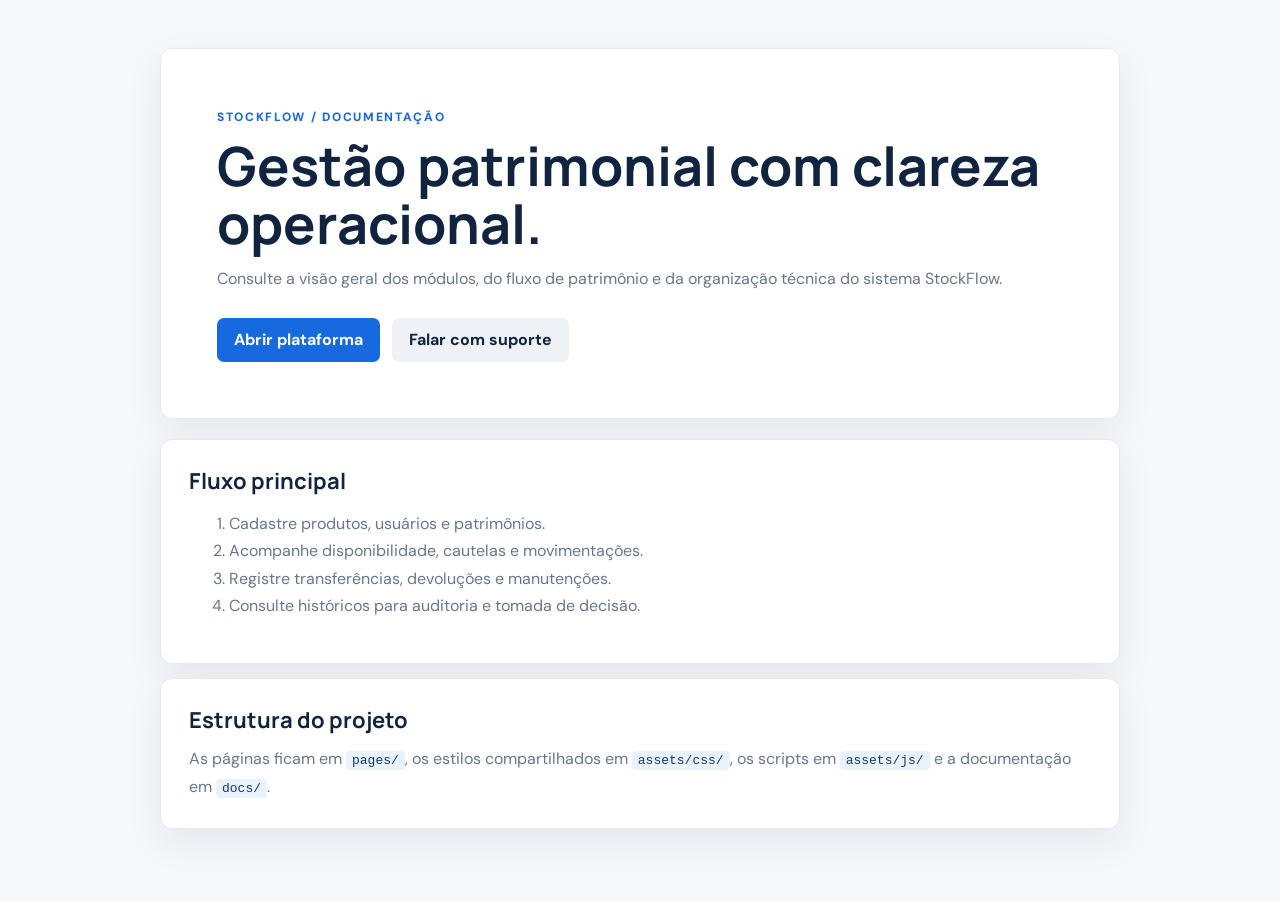
<file: docs/documentacao.html>
<!DOCTYPE html>
<html lang="pt-BR">
<head>
    <meta charset="UTF-8">
    <meta name="viewport" content="width=device-width, initial-scale=1.0">
    <title>Documentação | StockFlow</title>
    <link rel="stylesheet" href="../assets/css/theme.css">
    <style>
        body { margin: 0; background: var(--sf-soft); }
        .docs-shell { width: min(960px, calc(100% - 32px)); margin: 0 auto; padding: 48px 0 72px; }
        .docs-header, .docs-section { background: var(--sf-white); border: 1px solid var(--sf-line); border-radius: 12px; box-shadow: var(--sf-shadow); }
        .docs-header { padding: clamp(28px, 6vw, 56px); margin-bottom: 20px; }
        .eyebrow { color: var(--sf-blue); font-size: 12px; font-weight: 800; letter-spacing: .14em; }
        h1, h2 { color: var(--sf-navy); font-family: "Manrope", sans-serif; }
        h1 { margin: 10px 0 12px; font-size: clamp(32px, 6vw, 54px); line-height: 1.08; }
        h2 { margin: 0 0 12px; font-size: 22px; }
        p, li { color: var(--sf-muted); line-height: 1.7; }
        .docs-actions { display: flex; flex-wrap: wrap; gap: 12px; margin-top: 26px; }
        .docs-button { display: inline-flex; align-items: center; min-height: 44px; padding: 0 17px; border-radius: 7px; color: var(--sf-white); background: var(--sf-blue); font-weight: 700; text-decoration: none; }
        .docs-button.secondary { color: var(--sf-navy); background: #eef2f6; }
        .docs-section { padding: 28px; margin-top: 20px; }
        .docs-section + .docs-section { margin-top: 14px; }
        code { padding: 2px 6px; border-radius: 4px; color: var(--sf-blue-dark); background: #eaf2ff; }
        @media (max-width: 560px) { .docs-shell { width: calc(100% - 28px); padding-top: 28px; } .docs-section { padding: 22px; } }
    </style>
</head>
<body>
    <main class="docs-shell">
        <header class="docs-header">
            <span class="eyebrow">STOCKFLOW / DOCUMENTAÇÃO</span>
            <h1>Gestão patrimonial com clareza operacional.</h1>
            <p>Consulte a visão geral dos módulos, do fluxo de patrimônio e da organização técnica do sistema StockFlow.</p>
            <div class="docs-actions">
                <a class="docs-button" href="../pages/index.html">Abrir plataforma</a>
                <a class="docs-button secondary" href="../pages/Indexsup.html">Falar com suporte</a>
            </div>
        </header>
        <section class="docs-section">
            <h2>Fluxo principal</h2>
            <ol>
                <li>Cadastre produtos, usuários e patrimônios.</li>
                <li>Acompanhe disponibilidade, cautelas e movimentações.</li>
                <li>Registre transferências, devoluções e manutenções.</li>
                <li>Consulte históricos para auditoria e tomada de decisão.</li>
            </ol>
        </section>
        <section class="docs-section">
            <h2>Estrutura do projeto</h2>
            <p>As páginas ficam em <code>pages/</code>, os estilos compartilhados em <code>assets/css/</code>, os scripts em <code>assets/js/</code> e a documentação em <code>docs/</code>.</p>
        </section>
    </main>
</body>
</html>
</file>
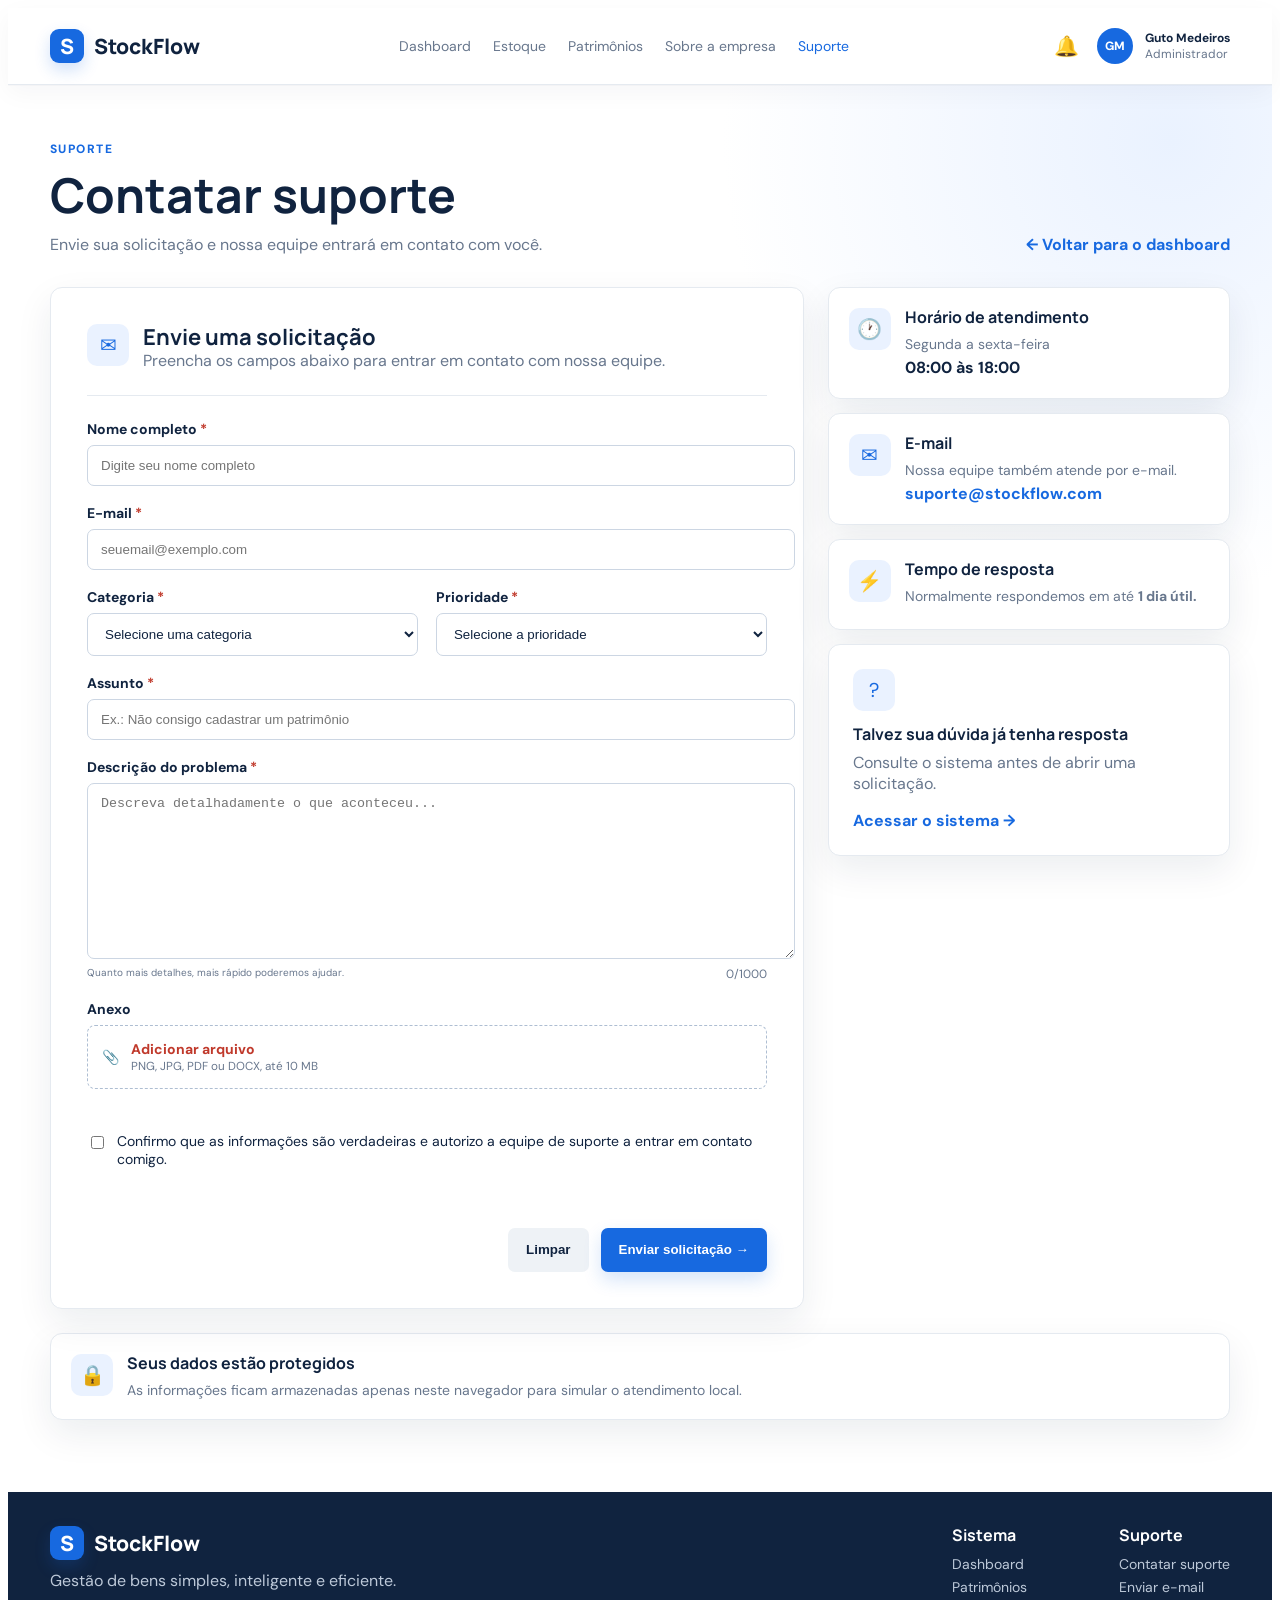
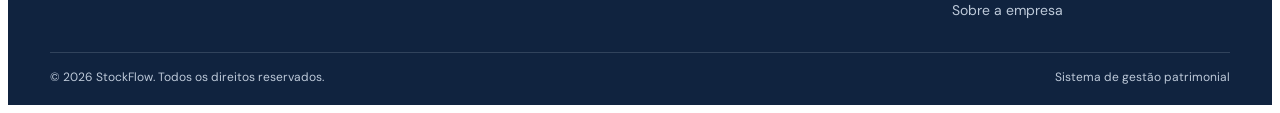
<file: pages/Indexsup.html>
<!DOCTYPE html>
<html lang="pt-BR">
<head>
    <meta charset="UTF-8">
    <meta name="viewport" content="width=device-width, initial-scale=1.0">
    <title>Contatar suporte | StockFlow</title>
    <meta name="description" content="Entre em contato com o suporte do StockFlow.">
    <link rel="stylesheet" href="../assets/css/theme.css">
</head>
<body>
    <header class="header"><div class="header-container">
        <a href="index.html" class="logo" aria-label="Ir para o dashboard StockFlow"><span class="logo-icon">S</span><span>StockFlow</span></a>
        <nav class="navigation" aria-label="Navegação principal"><a href="index.html">Dashboard</a><a href="index.html#estoque">Estoque</a><a href="index.html#patrimonios">Patrimônios</a><a href="infotec.html">Sobre a empresa</a><a href="Indexsup.html" class="active" aria-current="page">Suporte</a></nav>
        <div class="user-area"><button class="notification-button" type="button" id="notificationButton" aria-label="Ver notificações">🔔</button><div class="user-profile"><div class="user-avatar">GM</div><div class="user-info"><strong>Guto Medeiros</strong><span>Administrador</span></div></div></div>
    </div></header>
    <main class="support-page"><div class="support-container">
        <section class="page-header"><div><span class="page-badge">SUPORTE</span><h1>Contatar suporte</h1><p>Envie sua solicitação e nossa equipe entrará em contato com você.</p></div><a href="index.html" class="back-button">← Voltar para o dashboard</a></section>
        <section class="support-grid">
            <div class="support-card"><div class="card-header"><div class="card-icon" aria-hidden="true">✉</div><div><h2>Envie uma solicitação</h2><p>Preencha os campos abaixo para entrar em contato com nossa equipe.</p></div></div>
                <form id="supportForm" class="support-form" novalidate>
                    <div class="form-group"><label for="name">Nome completo <span>*</span></label><input type="text" id="name" name="name" placeholder="Digite seu nome completo" autocomplete="name" required></div>
                    <div class="form-group"><label for="email">E-mail <span>*</span></label><input type="email" id="email" name="email" placeholder="seuemail@exemplo.com" autocomplete="email" required></div>
                    <div class="form-row"><div class="form-group"><label for="category">Categoria <span>*</span></label><select id="category" name="category" required><option value="">Selecione uma categoria</option><option>Problema no estoque</option><option>Patrimônios</option><option>Conta e acesso</option><option>Problema no sistema</option><option>Dúvida</option><option>Outro</option></select></div><div class="form-group"><label for="priority">Prioridade <span>*</span></label><select id="priority" name="priority" required><option value="">Selecione a prioridade</option><option>Baixa</option><option>Média</option><option>Alta</option><option>Urgente</option></select></div></div>
                    <div class="form-group"><label for="subject">Assunto <span>*</span></label><input type="text" id="subject" name="subject" placeholder="Ex.: Não consigo cadastrar um patrimônio" maxlength="120" required></div>
                    <div class="form-group"><label for="message">Descrição do problema <span>*</span></label><textarea id="message" name="message" maxlength="1000" placeholder="Descreva detalhadamente o que aconteceu..." required></textarea><div class="textarea-footer"><small>Quanto mais detalhes, mais rápido poderemos ajudar.</small><span id="characterCount">0/1000</span></div></div>
                    <div class="form-group"><label for="attachment">Anexo</label><div class="file-upload"><input type="file" id="attachment" name="attachment" accept=".jpg,.jpeg,.png,.pdf,.doc,.docx"><label for="attachment" class="file-label"><span aria-hidden="true">📎</span><span><strong>Adicionar arquivo</strong><small>PNG, JPG, PDF ou DOCX, até 10 MB</small></span></label></div><small id="fileName" class="file-name"></small></div>
                    <div class="form-checkbox"><input type="checkbox" id="terms" name="terms" required><label for="terms">Confirmo que as informações são verdadeiras e autorizo a equipe de suporte a entrar em contato comigo.</label></div>
                    <div id="formStatus" class="form-status" role="status" aria-live="polite"></div><div class="form-actions"><button type="reset" class="btn btn-secondary">Limpar</button><button type="submit" class="btn btn-primary">Enviar solicitação <span aria-hidden="true">→</span></button></div>
                </form>
            </div>
            <aside class="support-sidebar" aria-label="Informações de suporte"><div class="info-card"><div class="info-icon" aria-hidden="true">🕐</div><div><h3>Horário de atendimento</h3><p>Segunda a sexta-feira</p><strong>08:00 às 18:00</strong></div></div><div class="info-card"><div class="info-icon" aria-hidden="true">✉</div><div><h3>E-mail</h3><p>Nossa equipe também atende por e-mail.</p><a href="mailto:suporte@stockflow.com">suporte@stockflow.com</a></div></div><div class="info-card"><div class="info-icon" aria-hidden="true">⚡</div><div><h3>Tempo de resposta</h3><p>Normalmente respondemos em até <strong>1 dia útil.</strong></p></div></div><div class="faq-card"><div class="faq-icon" aria-hidden="true">?</div><h3>Talvez sua dúvida já tenha resposta</h3><p>Consulte o sistema antes de abrir uma solicitação.</p><a href="index.html" class="faq-link">Acessar o sistema →</a></div></aside>
        </section>
        <section class="security-notice"><div class="security-icon" aria-hidden="true">🔒</div><div><h3>Seus dados estão protegidos</h3><p>As informações ficam armazenadas apenas neste navegador para simular o atendimento local.</p></div></section>
    </div></main>
    <footer class="footer"><div class="footer-container"><div class="footer-brand"><a href="index.html" class="logo"><span class="logo-icon">S</span><span>StockFlow</span></a><p>Gestão de bens simples, inteligente e eficiente.</p></div><div class="footer-links"><div><h4>Sistema</h4><a href="index.html">Dashboard</a><a href="index.html#patrimonios">Patrimônios</a><a href="infotec.html">Sobre a empresa</a></div><div><h4>Suporte</h4><a href="Indexsup.html">Contatar suporte</a><a href="mailto:suporte@stockflow.com">Enviar e-mail</a></div></div></div><div class="footer-bottom"><span>© 2026 StockFlow. Todos os direitos reservados.</span><span>Sistema de gestão patrimonial</span></div></footer>
    <script src="../assets/js/support.js"></script>
</body>
</html>
</file>
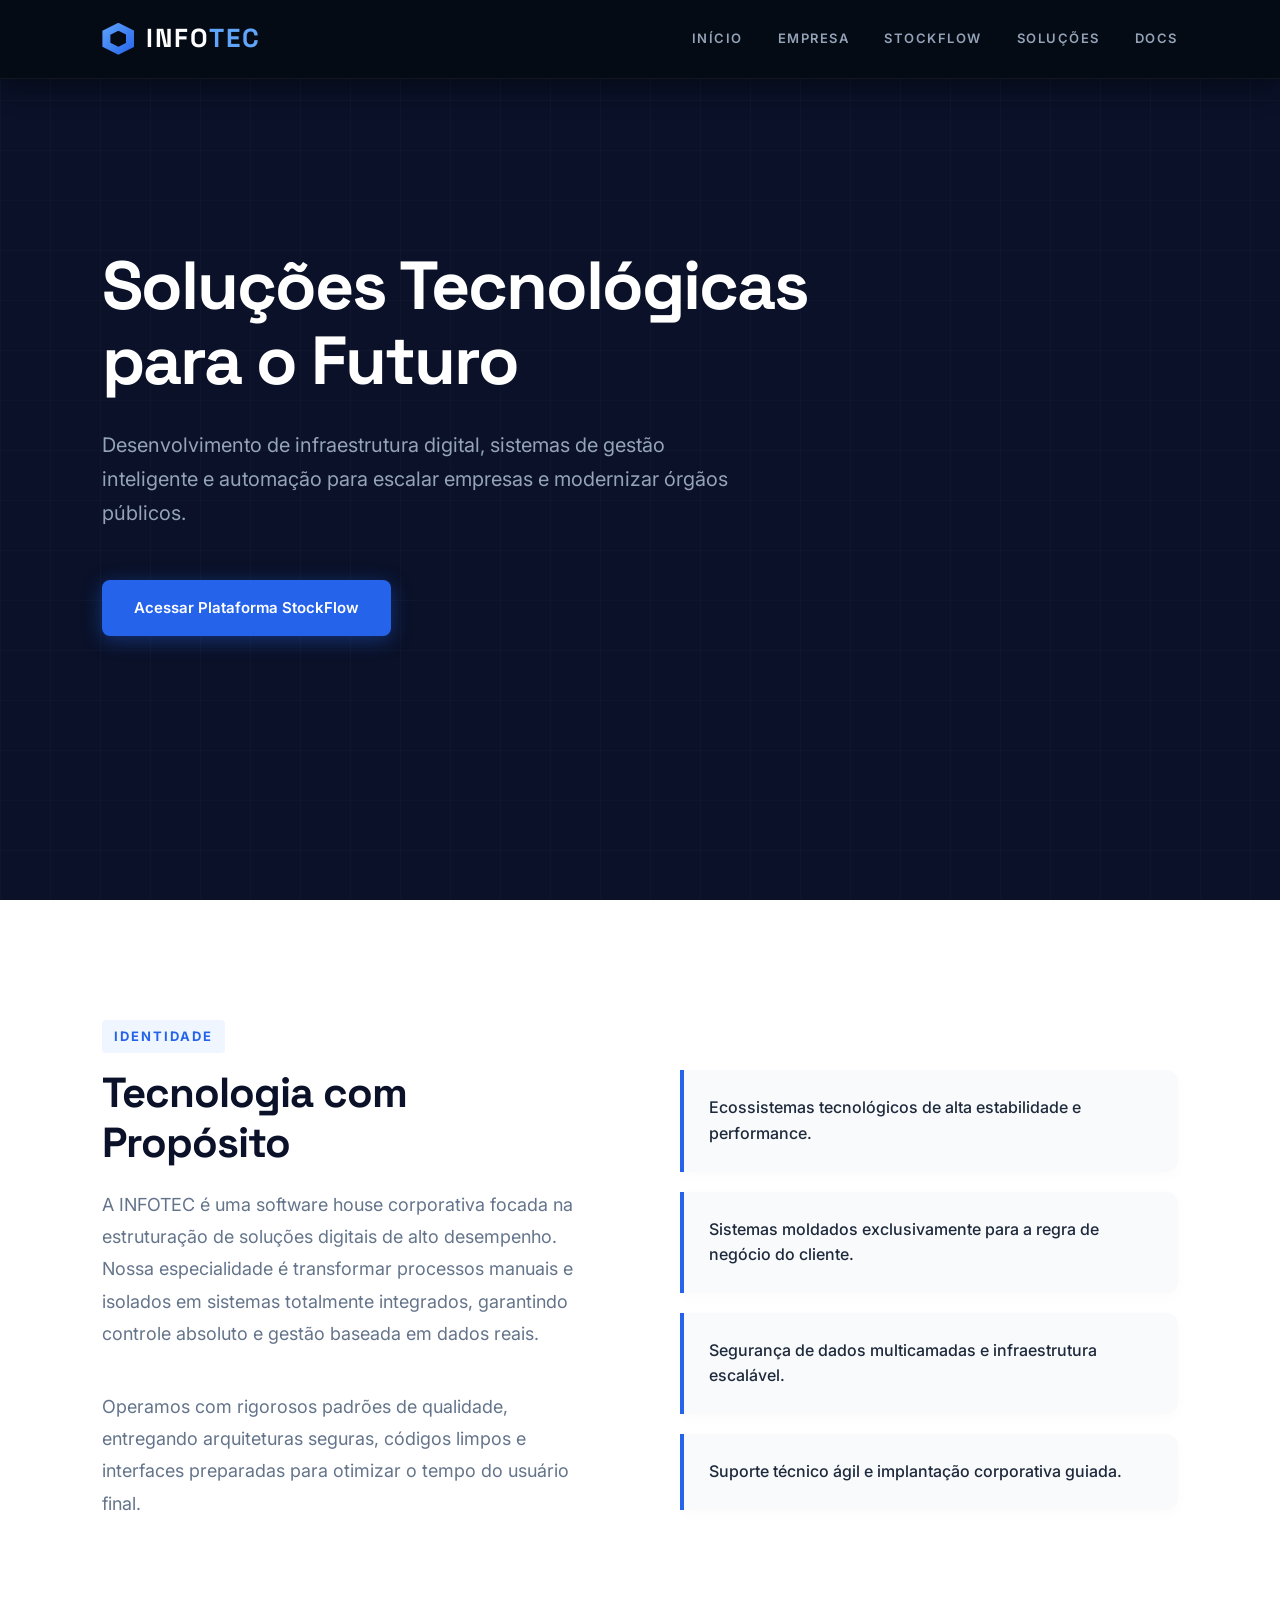
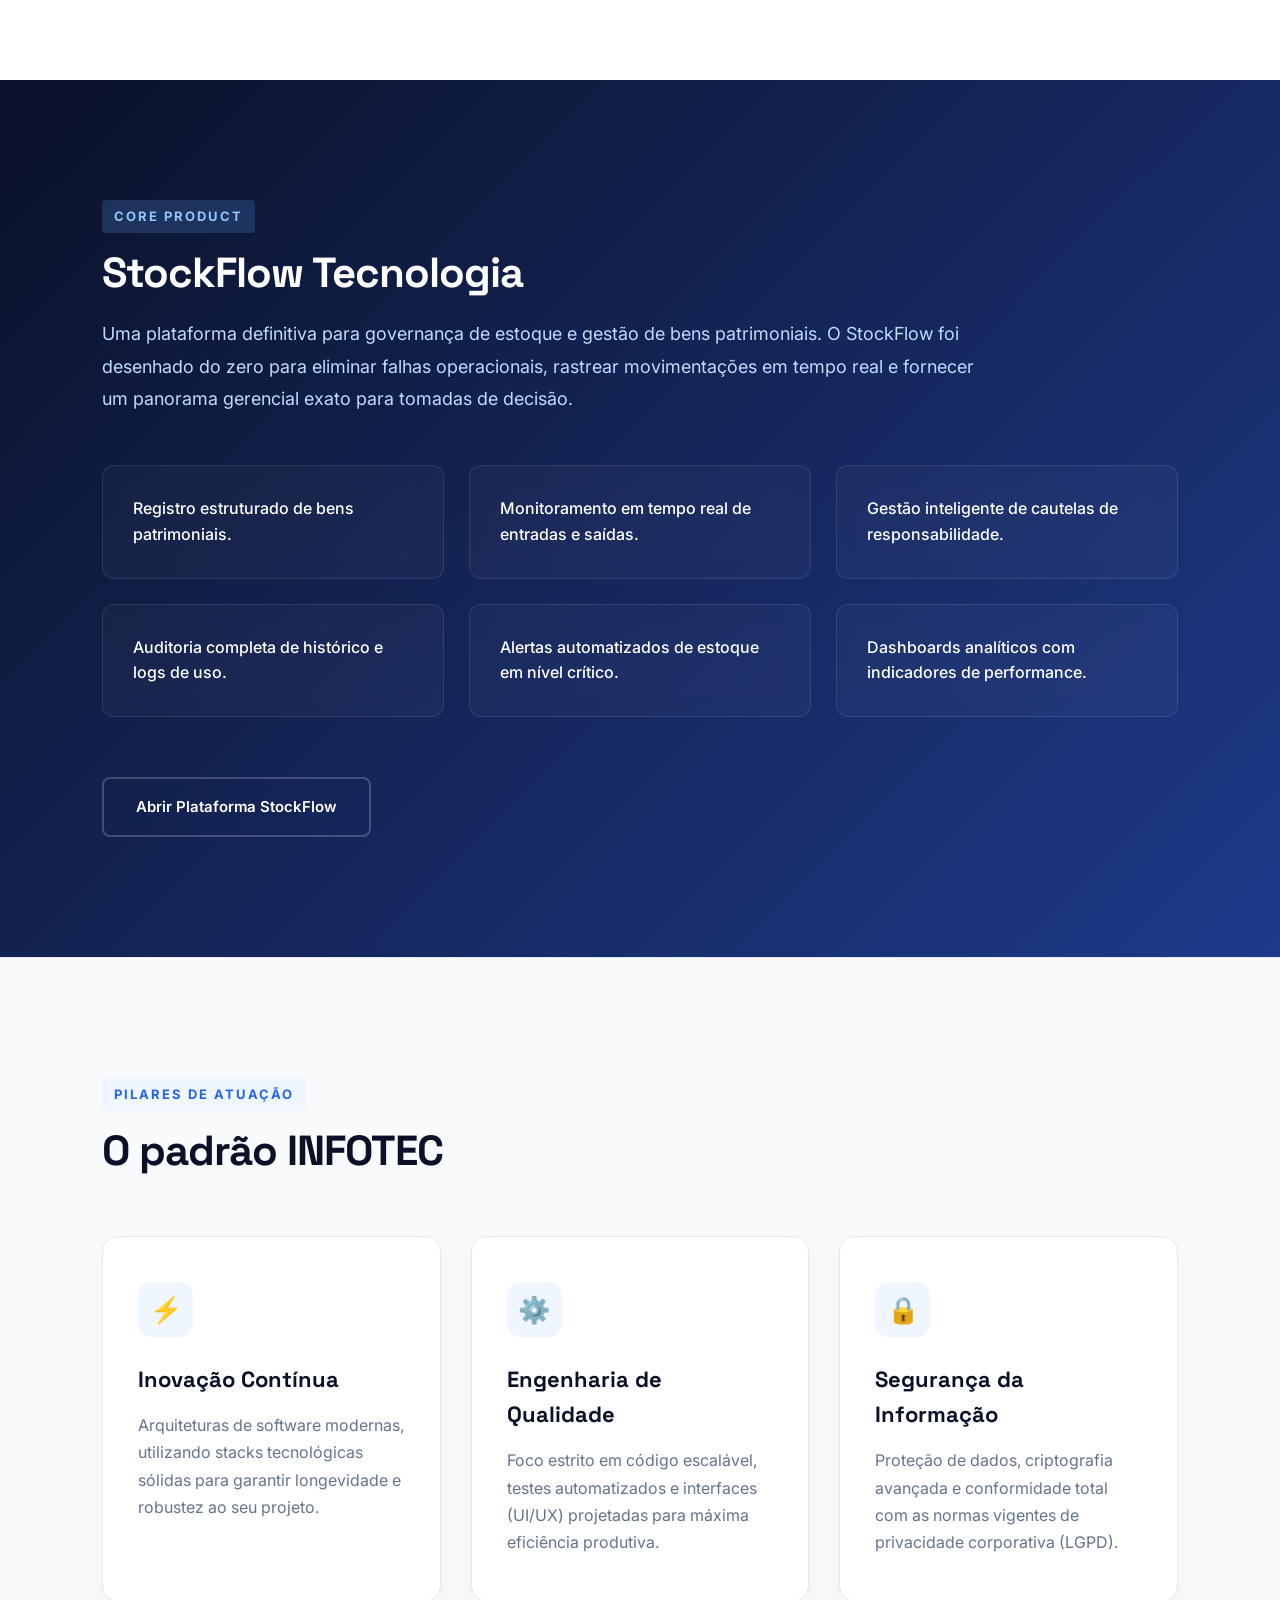
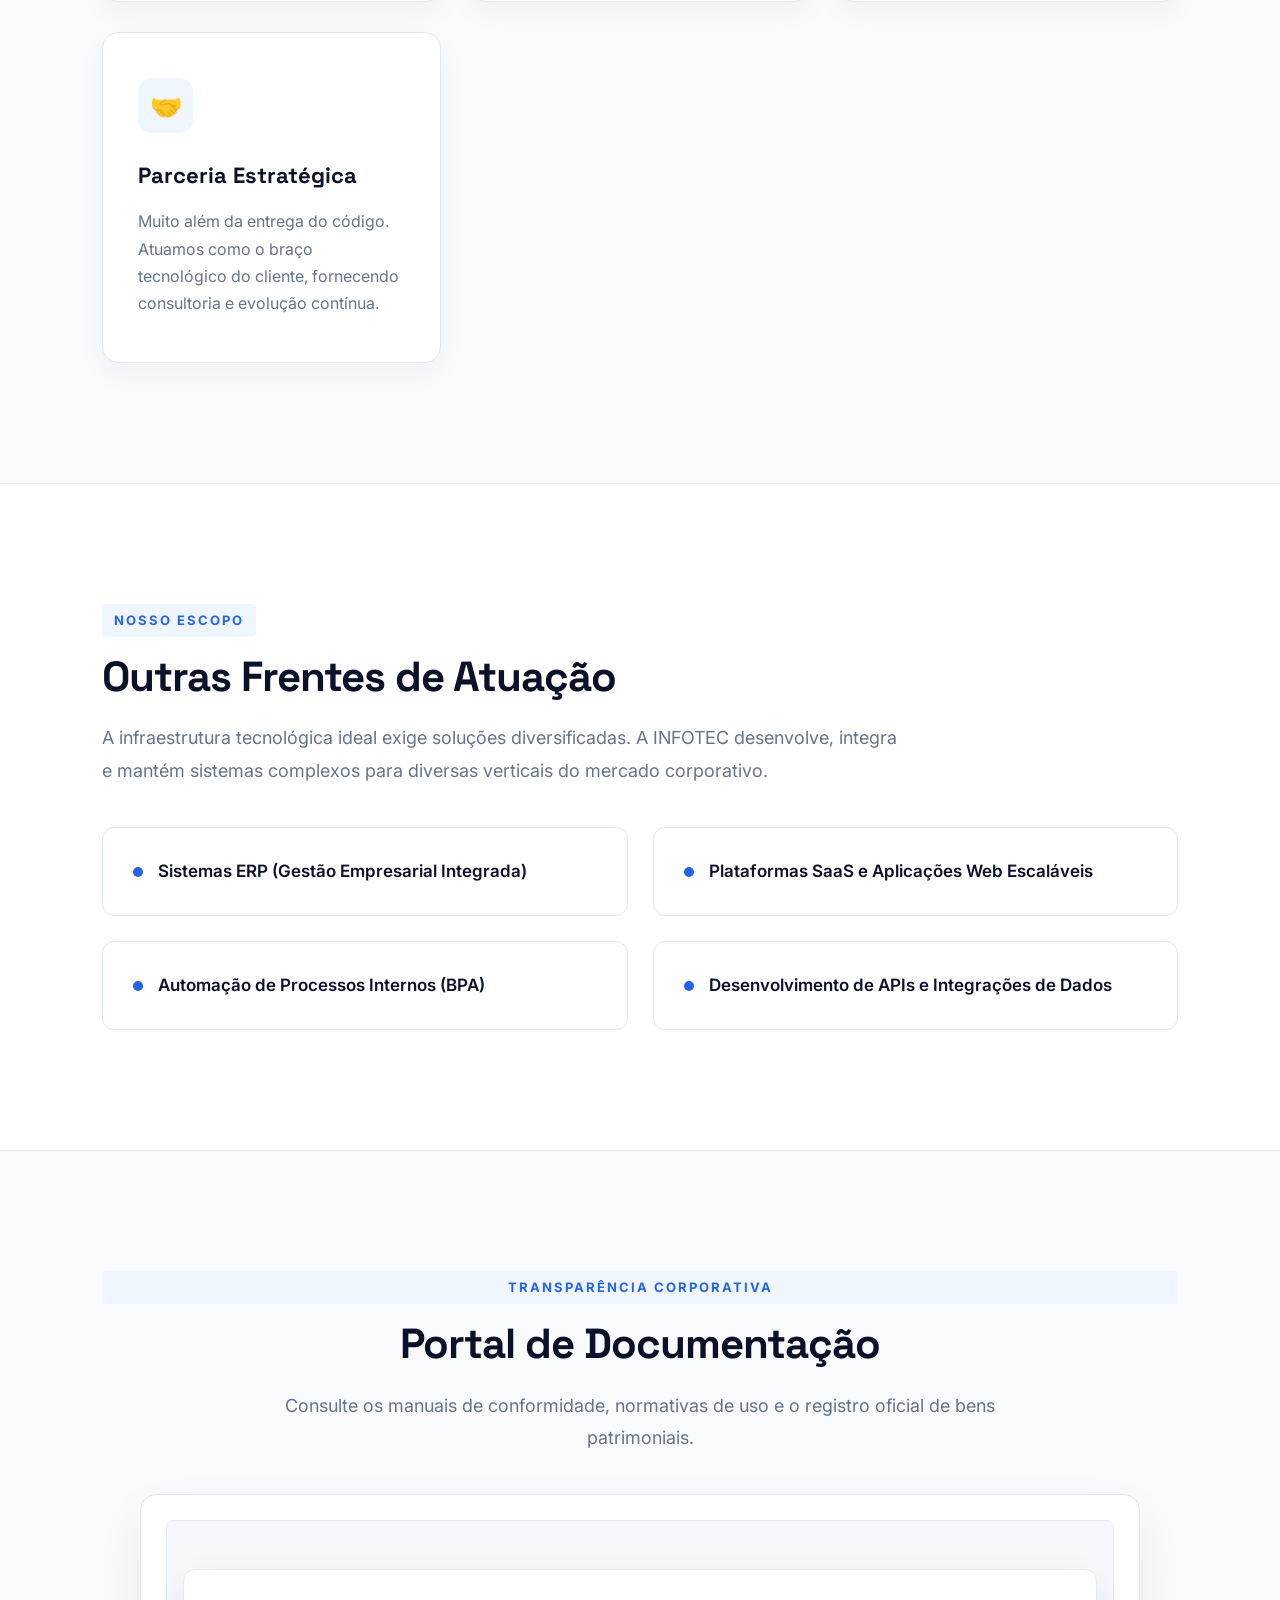
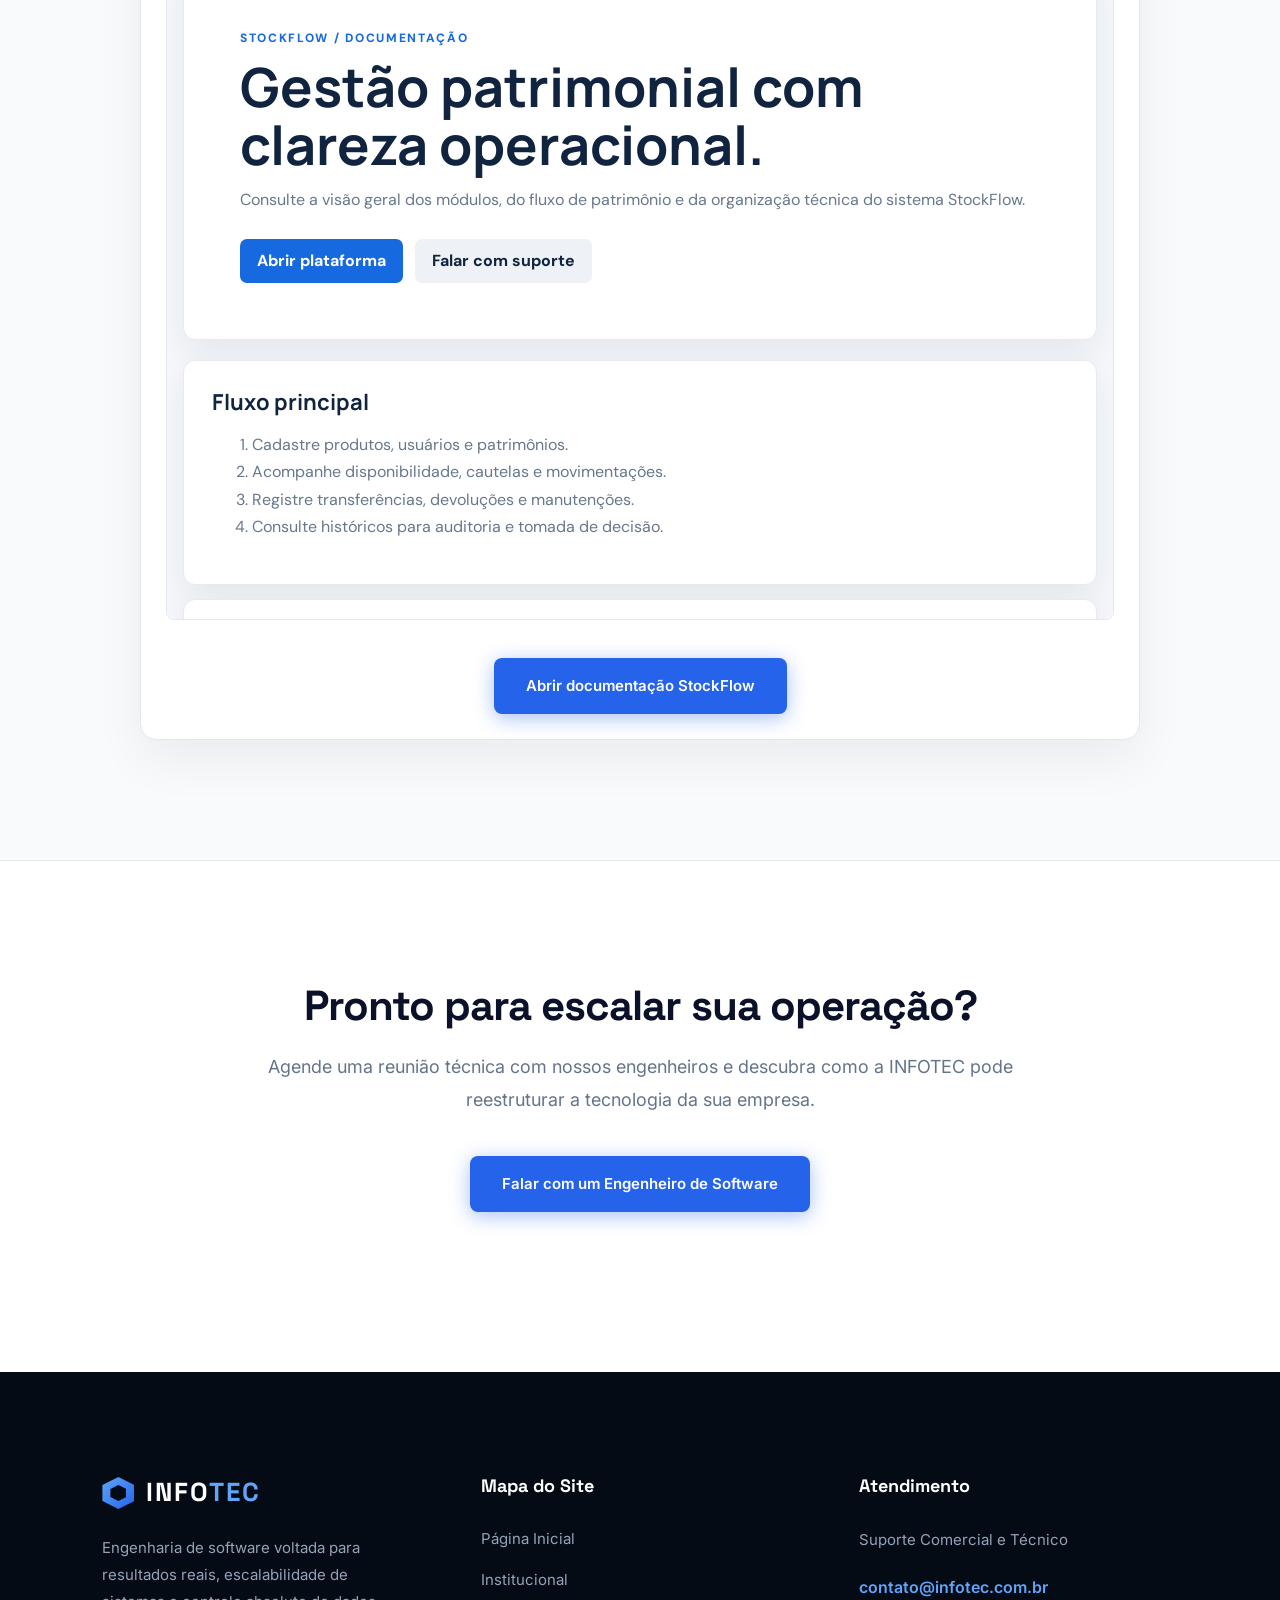
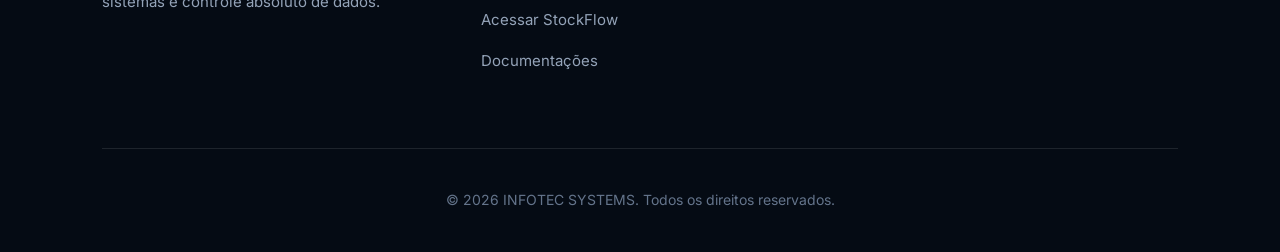
<file: pages/infotec.html>
<!DOCTYPE html>
<html lang="pt-BR">
<head>
    <meta charset="UTF-8">
    <meta name="viewport" content="width=device-width, initial-scale=1.0">
    <title>Infotec - Soluções Tecnológicas</title>
    
    <link rel="preconnect" href="https://fonts.googleapis.com">
    <link rel="preconnect" href="https://fonts.gstatic.com" crossorigin>
    <link href="https://fonts.googleapis.com/css2?family=Inter:wght@300;400;500;600;700&family=Space+Grotesk:wght@600;700&display=swap" rel="stylesheet">

    <style>
        :root {
            --navy-dark: #050b14; 
            --navy-main: #0a1128; 
            --blue-primary: #2563eb; 
            --blue-accent: #60a5fa; 
            --bg-light: #f8fafc; 
            --bg-white: #ffffff;
            --text-dark: #1e293b;
            --text-muted: #64748b;
            --text-light: #f1f5f9;
            --border-color: #e2e8f0;
            --font-main: 'Inter', sans-serif;
            --font-title: 'Space Grotesk', sans-serif;
        }

        * {
            margin: 0;
            padding: 0;
            box-sizing: border-box;
        }

        body {
            font-family: var(--font-main);
            background-color: var(--bg-white);
            color: var(--text-dark);
            line-height: 1.6;
            scroll-behavior: smooth;
        }

        a {
            text-decoration: none;
            color: inherit;
        }

        ul {
            list-style: none;
        }

        /* HEADER */
        .header {
            display: flex;
            justify-content: space-between;
            align-items: center;
            padding: 18px 8%;
            background-color: var(--navy-dark);
            position: fixed;
            width: 100%;
            top: 0;
            z-index: 1000;
            border-bottom: 1px solid rgba(255, 255, 255, 0.05);
            box-shadow: 0 4px 30px rgba(0,0,0,0.5);
        }

        /* LOGO PROFISSIONAL */
        .logo-container {
            display: flex;
            align-items: center;
            gap: 12px;
            cursor: pointer;
        }

        /* Ícone geométrico da logo */
        .logo-icon {
            width: 32px;
            height: 32px;
            background: linear-gradient(135deg, var(--blue-accent), var(--blue-primary));
            clip-path: polygon(50% 0%, 100% 25%, 100% 75%, 50% 100%, 0% 75%, 0% 25%);
            display: flex;
            align-items: center;
            justify-content: center;
        }
        
        /* Detalhe interno do ícone */
        .logo-icon::after {
            content: '';
            width: 16px;
            height: 16px;
            background-color: var(--navy-dark);
            clip-path: polygon(50% 0%, 100% 25%, 100% 75%, 50% 100%, 0% 75%, 0% 25%);
        }

        .logo-text {
            font-family: var(--font-title);
            font-size: 26px;
            font-weight: 700;
            color: var(--bg-white);
            letter-spacing: 2px;
        }

        .logo-text span {
            color: var(--blue-accent);
        }

        .nav-menu {
            display: flex;
            gap: 35px;
        }

        .nav-menu a {
            font-size: 13px;
            font-weight: 600;
            color: #94a3b8;
            text-transform: uppercase;
            letter-spacing: 1.5px;
            transition: color 0.3s ease;
        }

        .nav-menu a:hover {
            color: var(--bg-white);
        }

        /* BOTÕES */
        .btn {
            display: inline-flex;
            align-items: center;
            justify-content: center;
            padding: 16px 32px;
            border-radius: 8px;
            font-weight: 600;
            font-size: 15px;
            transition: all 0.3s ease;
            cursor: pointer;
            border: none;
        }

        .btn-primary {
            background-color: var(--blue-primary);
            color: #ffffff;
            box-shadow: 0 4px 20px rgba(37, 99, 235, 0.4);
        }

        .btn-primary:hover {
            background-color: #1d4ed8;
            transform: translateY(-3px);
            box-shadow: 0 8px 25px rgba(37, 99, 235, 0.5);
        }

        .btn-outline {
            background-color: transparent;
            color: var(--bg-white);
            border: 2px solid rgba(255,255,255,0.2);
            backdrop-filter: blur(5px);
        }

        .btn-outline:hover {
            border-color: var(--blue-accent);
            background-color: rgba(96, 165, 250, 0.1);
        }

        /* SEÇÕES GERAIS */
        section {
            padding: 120px 8%;
        }

        .section-title {
            font-family: var(--font-title);
            font-size: 42px;
            font-weight: 700;
            margin-bottom: 20px;
            color: var(--navy-main);
            letter-spacing: -1px;
            line-height: 1.2;
        }

        .section-subtitle {
            display: inline-block;
            font-size: 13px;
            font-weight: 700;
            color: var(--blue-primary);
            margin-bottom: 15px;
            text-transform: uppercase;
            letter-spacing: 2px;
            padding: 6px 12px;
            background-color: #eff6ff;
            border-radius: 4px;
        }

        .text-content {
            color: var(--text-muted);
            font-size: 18px;
            max-width: 800px;
            margin-bottom: 40px;
            line-height: 1.8;
        }

        /* HERO SECTION */
        .hero {
            min-height: 100vh;
            display: flex;
            align-items: center;
            background-color: var(--navy-main);
            /* Grade mais sutil e elegante */
            background-image: 
                linear-gradient(rgba(255,255,255,0.02) 1px, transparent 1px),
                linear-gradient(90deg, rgba(255,255,255,0.02) 1px, transparent 1px);
            background-size: 50px 50px;
            padding-top: 80px;
        }

        .hero h1 {
            font-family: var(--font-title);
            font-size: 68px;
            font-weight: 700;
            line-height: 1.1;
            margin-top: 25px;
            margin-bottom: 30px;
            color: var(--bg-white);
            letter-spacing: -2px;
            max-width: 850px;
        }

        .hero p {
            font-size: 20px;
            color: #94a3b8;
            margin-bottom: 50px;
            max-width: 650px;
            line-height: 1.7;
        }

        /* SOBRE (BRANCO) */
        .about-grid {
            display: grid;
            grid-template-columns: 1fr 1fr;
            gap: 80px;
            align-items: center;
        }

        .bullet-list {
            display: flex;
            flex-direction: column;
            gap: 20px;
        }

        .bullet-list li {
            color: var(--text-dark);
            font-weight: 500;
            font-size: 16px;
            display: flex;
            align-items: flex-start;
            gap: 15px;
            padding: 25px;
            background: var(--bg-light);
            border-left: 4px solid var(--blue-primary);
            border-radius: 0 12px 12px 0;
            box-shadow: 0 4px 15px rgba(0,0,0,0.02);
        }

        /* STOCKFLOW (AZUL VIBRANTE) */
        .stockflow-section {
            background: linear-gradient(135deg, var(--navy-main) 0%, #1e3a8a 100%);
            padding: 120px 8%;
            color: var(--bg-white);
            position: relative;
            overflow: hidden;
        }

        .stockflow-section .section-title {
            color: var(--bg-white);
        }

        .stockflow-section .section-subtitle {
            background-color: rgba(96, 165, 250, 0.2);
            color: #93c5fd;
        }

        .stockflow-section .text-content {
            color: #bfdbfe;
        }

        .stockflow-features {
            display: grid;
            grid-template-columns: repeat(auto-fit, minmax(280px, 1fr));
            gap: 25px;
            margin: 50px 0;
        }

        .sf-item {
            background: rgba(255, 255, 255, 0.03);
            padding: 30px;
            border-radius: 12px;
            border: 1px solid rgba(255,255,255,0.1);
            color: var(--bg-white);
            font-weight: 500;
            backdrop-filter: blur(10px);
            transition: transform 0.3s ease;
        }
        
        .sf-item:hover {
            transform: translateY(-5px);
            background: rgba(255, 255, 255, 0.08);
        }

        /* DIFERENCIAIS */
        .bg-light-section {
            background-color: var(--bg-light);
            border-top: 1px solid var(--border-color);
            border-bottom: 1px solid var(--border-color);
        }

        .differentials-grid {
            display: grid;
            grid-template-columns: repeat(auto-fit, minmax(250px, 1fr));
            gap: 30px;
            margin-top: 60px;
        }

        .card {
            background-color: var(--bg-white);
            padding: 45px 35px;
            border-radius: 16px;
            border: 1px solid var(--border-color);
            box-shadow: 0 10px 30px rgba(15, 23, 42, 0.04);
            transition: all 0.3s ease;
        }

        .card:hover {
            transform: translateY(-8px);
            border-color: var(--blue-accent);
            box-shadow: 0 20px 40px rgba(15, 23, 42, 0.08);
        }

        .icon-badge {
            width: 55px;
            height: 55px;
            background-color: #eff6ff;
            color: var(--blue-primary);
            display: flex;
            align-items: center;
            justify-content: center;
            border-radius: 14px;
            font-size: 26px;
            margin-bottom: 25px;
        }

        .card h3 {
            font-family: var(--font-title);
            font-size: 22px;
            color: var(--navy-main);
            margin-bottom: 15px;
        }

        .card p {
            color: var(--text-muted);
            line-height: 1.7;
        }

        /* PROJETOS E SOLUÇÕES */
        .grid-projetos {
            display: grid;
            grid-template-columns: 1fr 1fr;
            gap: 25px;
            margin-top: 40px;
        }

        .projeto-item {
            padding: 30px;
            border: 1px solid var(--border-color);
            border-radius: 12px;
            font-weight: 600;
            font-size: 17px;
            color: var(--navy-main);
            display: flex;
            align-items: center;
            gap: 15px;
            transition: background 0.3s;
        }

        .projeto-item:hover {
            background-color: var(--bg-light);
        }

        .projeto-item::before {
            content: '';
            width: 10px;
            height: 10px;
            background-color: var(--blue-primary);
            border-radius: 50%;
        }

        /* DOCUMENTAÇÃO */
        .doc-container {
            max-width: 1000px;
            margin: 0 auto;
            background-color: var(--bg-white);
            padding: 25px;
            border-radius: 16px;
            border: 1px solid var(--border-color);
            box-shadow: 0 20px 50px rgba(15, 23, 42, 0.06);
        }

        /* FOOTER */
        .footer {
            background-color: var(--navy-dark);
            padding: 100px 8% 40px;
            color: var(--text-light);
        }

        .footer-grid {
            display: grid;
            grid-template-columns: 1fr 1fr 1fr;
            gap: 60px;
            margin-bottom: 60px;
        }

        .footer p {
            color: #94a3b8;
            font-size: 15px;
            margin-top: 20px;
            line-height: 1.8;
            max-width: 300px;
        }

        .footer-links h4 {
            font-family: var(--font-title);
            color: var(--bg-white);
            margin-bottom: 25px;
            font-size: 18px;
        }

        .footer-links ul li {
            margin-bottom: 15px;
        }

        .footer-links ul a {
            color: #94a3b8;
            font-size: 15px;
            transition: color 0.3s;
        }

        .footer-links ul a:hover {
            color: var(--blue-accent);
        }

        .footer-bottom {
            text-align: center;
            padding-top: 40px;
            border-top: 1px solid rgba(255, 255, 255, 0.1);
            color: #64748b;
            font-size: 14px;
        }

        @media (max-width: 900px) {
            .hero h1 { font-size: 48px; }
            .about-grid, .grid-projetos { grid-template-columns: 1fr; }
            .footer-grid { grid-template-columns: 1fr; gap: 50px; }
            .nav-menu { display: none; }
        }
    </style>
</head>
<body>

    <header class="header">
        <!-- Logo Nova e Profissional -->
        <div class="logo-container" onclick="window.scrollTo(0,0)">
            <div class="logo-icon"></div>
            <div class="logo-text">INFO<span>TEC</span></div>
        </div>

        <nav class="nav-menu">
            <a href="#hero">Início</a>
            <a href="#sobre">Empresa</a>
            <!-- Link Direto para o Sistema StockFlow -->
            <a href="index.html">StockFlow</a>
            <a href="#projetos">Soluções</a>
            <a href="#documentacao">Docs</a>
        </nav>
    </header>

    <section id="hero" class="hero">
        <div>
            <h1>Soluções Tecnológicas para o Futuro</h1>
            <p>Desenvolvimento de infraestrutura digital, sistemas de gestão inteligente e automação para escalar empresas e modernizar órgãos públicos.</p>
            
            <!-- Link Direto para o Sistema StockFlow -->
            <a href="index.html" class="btn btn-primary">Acessar Plataforma StockFlow</a>
        </div>
    </section>

    <section id="sobre">
        <div class="about-grid">
            <div>
                <div class="section-subtitle">Identidade</div>
                <h2 class="section-title">Tecnologia com Propósito</h2>
                <p class="text-content">
                    A INFOTEC é uma software house corporativa focada na estruturação de soluções digitais de alto desempenho. 
                    Nossa especialidade é transformar processos manuais e isolados em sistemas totalmente integrados, 
                    garantindo controle absoluto e gestão baseada em dados reais.
                </p>
                <p class="text-content">
                    Operamos com rigorosos padrões de qualidade, entregando arquiteturas seguras, códigos limpos e interfaces preparadas para otimizar o tempo do usuário final.
                </p>
            </div>
            <div>
                <ul class="bullet-list">
                    <li>Ecossistemas tecnológicos de alta estabilidade e performance.</li>
                    <li>Sistemas moldados exclusivamente para a regra de negócio do cliente.</li>
                    <li>Segurança de dados multicamadas e infraestrutura escalável.</li>
                    <li>Suporte técnico ágil e implantação corporativa guiada.</li>
                </ul>
            </div>
        </div>
    </section>

    <div id="stockflow" class="stockflow-section">
        <div class="section-subtitle">Core Product</div>
        <h2 class="section-title">StockFlow Tecnologia</h2>
        
        <p class="text-content" style="max-width: 900px;">
            Uma plataforma definitiva para governança de estoque e gestão de bens patrimoniais. O StockFlow foi desenhado do zero para eliminar falhas operacionais, rastrear movimentações em tempo real e fornecer um panorama gerencial exato para tomadas de decisão.
        </p>

        <div class="stockflow-features">
            <div class="sf-item">Registro estruturado de bens patrimoniais.</div>
            <div class="sf-item">Monitoramento em tempo real de entradas e saídas.</div>
            <div class="sf-item">Gestão inteligente de cautelas de responsabilidade.</div>
            <div class="sf-item">Auditoria completa de histórico e logs de uso.</div>
            <div class="sf-item">Alertas automatizados de estoque em nível crítico.</div>
            <div class="sf-item">Dashboards analíticos com indicadores de performance.</div>
        </div>

        <!-- Link Direto para o Sistema StockFlow -->
        <a href="index.html" class="btn btn-outline" style="margin-top: 10px;">Abrir Plataforma StockFlow</a>
    </div>

    <section id="diferenciais" class="bg-light-section">
        <div class="section-subtitle">Pilares de Atuação</div>
        <h2 class="section-title">O padrão INFOTEC</h2>
        
        <div class="differentials-grid">
            <div class="card">
                <div class="icon-badge">⚡</div>
                <h3>Inovação Contínua</h3>
                <p>Arquiteturas de software modernas, utilizando stacks tecnológicas sólidas para garantir longevidade e robustez ao seu projeto.</p>
            </div>
            <div class="card">
                <div class="icon-badge">⚙️</div>
                <h3>Engenharia de Qualidade</h3>
                <p>Foco estrito em código escalável, testes automatizados e interfaces (UI/UX) projetadas para máxima eficiência produtiva.</p>
            </div>
            <div class="card">
                <div class="icon-badge">🔒</div>
                <h3>Segurança da Informação</h3>
                <p>Proteção de dados, criptografia avançada e conformidade total com as normas vigentes de privacidade corporativa (LGPD).</p>
            </div>
            <div class="card">
                <div class="icon-badge">🤝</div>
                <h3>Parceria Estratégica</h3>
                <p>Muito além da entrega do código. Atuamos como o braço tecnológico do cliente, fornecendo consultoria e evolução contínua.</p>
            </div>
        </div>
    </section>

    <section id="projetos">
        <div class="section-subtitle">Nosso Escopo</div>
        <h2 class="section-title">Outras Frentes de Atuação</h2>
        <p class="text-content">
            A infraestrutura tecnológica ideal exige soluções diversificadas. A INFOTEC desenvolve, integra e mantém sistemas complexos para diversas verticais do mercado corporativo.
        </p>
        
        <div class="grid-projetos">
            <div class="projeto-item">Sistemas ERP (Gestão Empresarial Integrada)</div>
            <div class="projeto-item">Plataformas SaaS e Aplicações Web Escaláveis</div>
            <div class="projeto-item">Automação de Processos Internos (BPA)</div>
            <div class="projeto-item">Desenvolvimento de APIs e Integrações de Dados</div>
        </div>
    </section>

    <section id="documentacao" class="bg-light-section" style="text-align: center;">
        <div class="section-subtitle" style="justify-content: center; display: flex;">Transparência Corporativa</div>
        <h2 class="section-title">Portal de Documentação</h2>
        <p class="text-content" style="margin: 0 auto 40px;">
            Consulte os manuais de conformidade, normativas de uso e o registro oficial de bens patrimoniais.
        </p>
        
        <div class="doc-container">
            <iframe src="../docs/documentacao.html" title="Documentação StockFlow" width="100%" height="700px" style="border: 1px solid var(--border-color); background-color: #fff; border-radius: 8px;"></iframe>
            <div style="margin-top: 30px; text-align: center;">
                    <a href="../docs/documentacao.html" class="btn btn-primary">
                        Abrir documentação StockFlow
                </a>
            </div>
        </div>
    </section>

    <section id="contato" style="text-align: center; padding-bottom: 160px;">
        <h2 class="section-title">Pronto para escalar sua operação?</h2>
        <p class="text-content" style="margin: 0 auto 40px;">
            Agende uma reunião técnica com nossos engenheiros e descubra como a INFOTEC pode reestruturar a tecnologia da sua empresa.
        </p>
        <a class="btn btn-primary" href="Indexsup.html">Falar com um Engenheiro de Software</a>
    </section>

    <footer class="footer">
        <div class="footer-grid">
            <div>
                <!-- Logo no Footer -->
                <div class="logo-container" style="margin-bottom: 20px;">
                    <div class="logo-icon"></div>
                    <div class="logo-text">INFO<span>TEC</span></div>
                </div>
                <p>Engenharia de software voltada para resultados reais, escalabilidade de sistemas e controle absoluto de dados.</p>
            </div>
            <div class="footer-links">
                <h4>Mapa do Site</h4>
                <ul>
                    <li><a href="#hero">Página Inicial</a></li>
                    <li><a href="#sobre">Institucional</a></li>
                    <!-- Link Direto para o Sistema StockFlow -->
                    <li><a href="index.html">Acessar StockFlow</a></li>
                    <li><a href="#documentacao">Documentações</a></li>
                </ul>
            </div>
            <div class="footer-links">
                <h4>Atendimento</h4>
                <p style="margin-bottom: 8px;">Suporte Comercial e Técnico</p>
                <p style="color: var(--blue-accent); font-weight: 600; font-size: 16px;">contato@infotec.com.br</p>
            </div>
        </div>
        <div class="footer-bottom">
            © 2026 INFOTEC SYSTEMS. Todos os direitos reservados.
        </div>
    </footer>

</body>
</html>
</file>
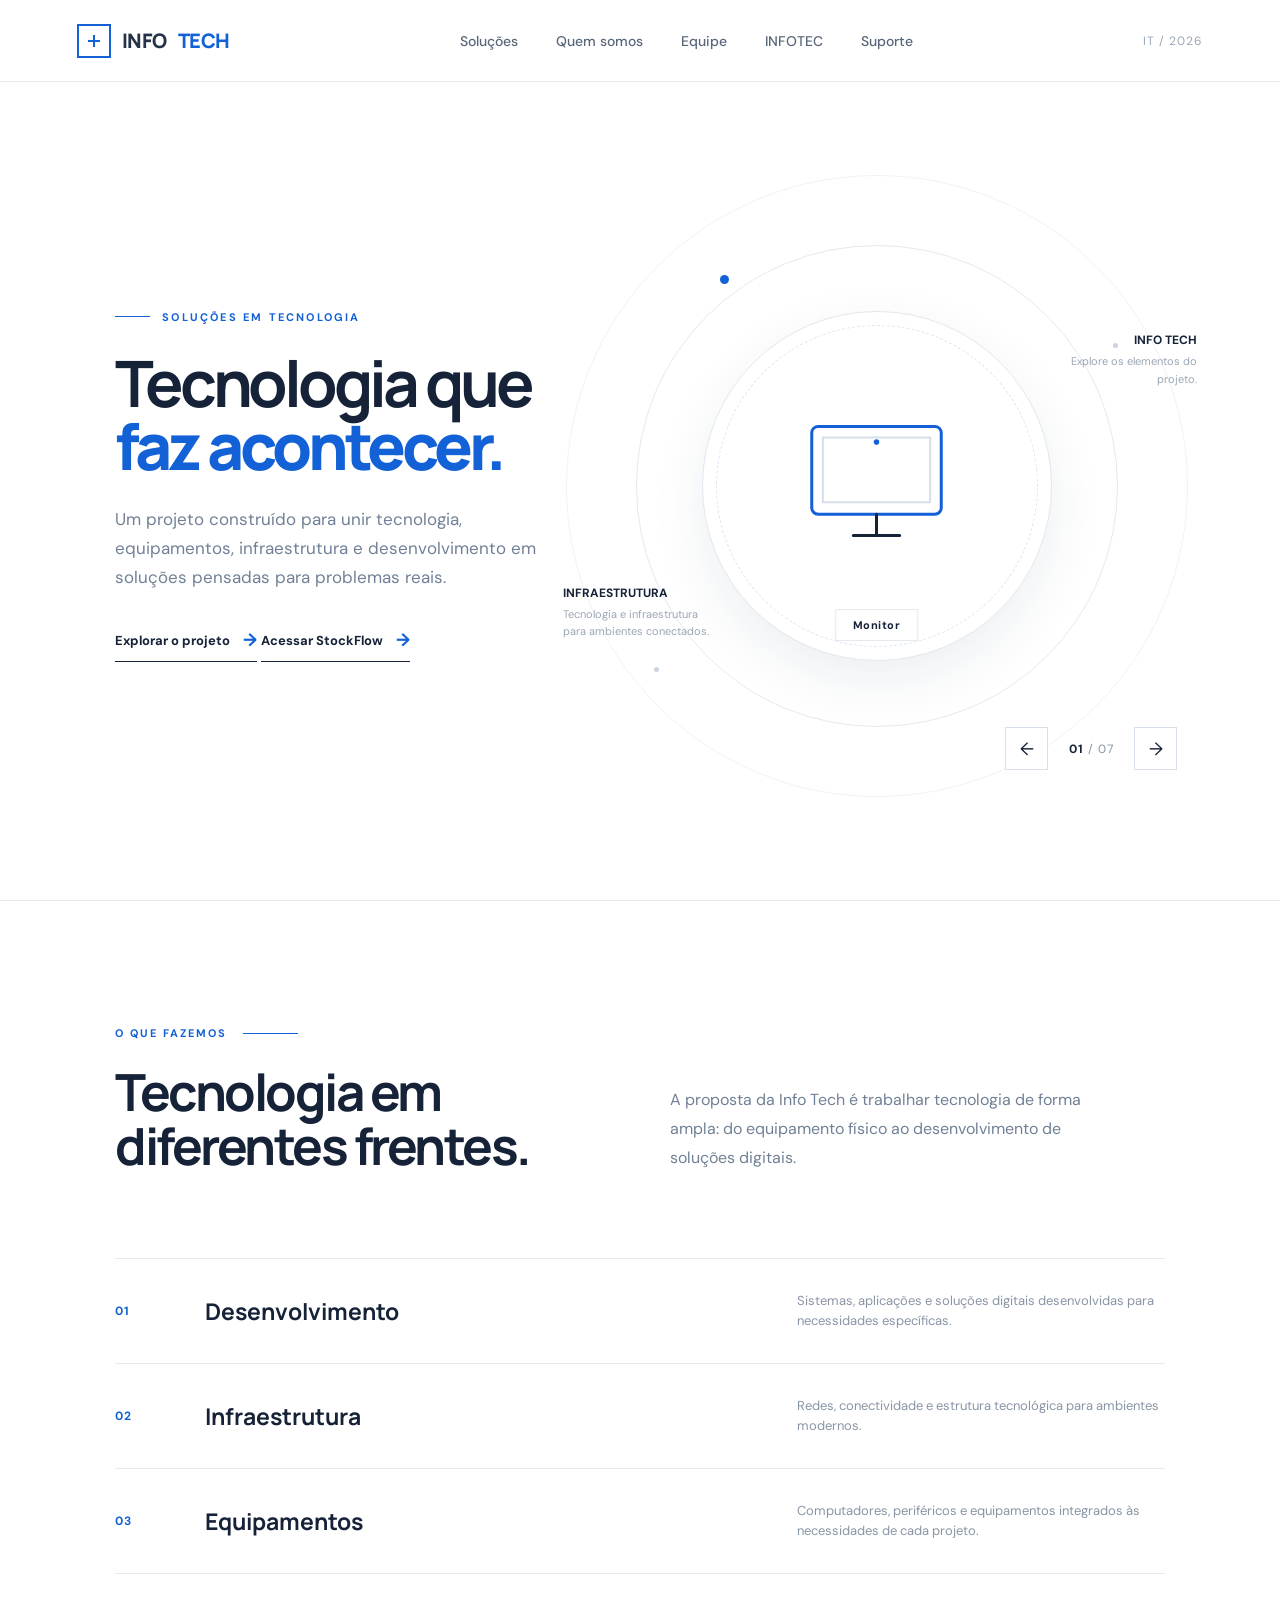
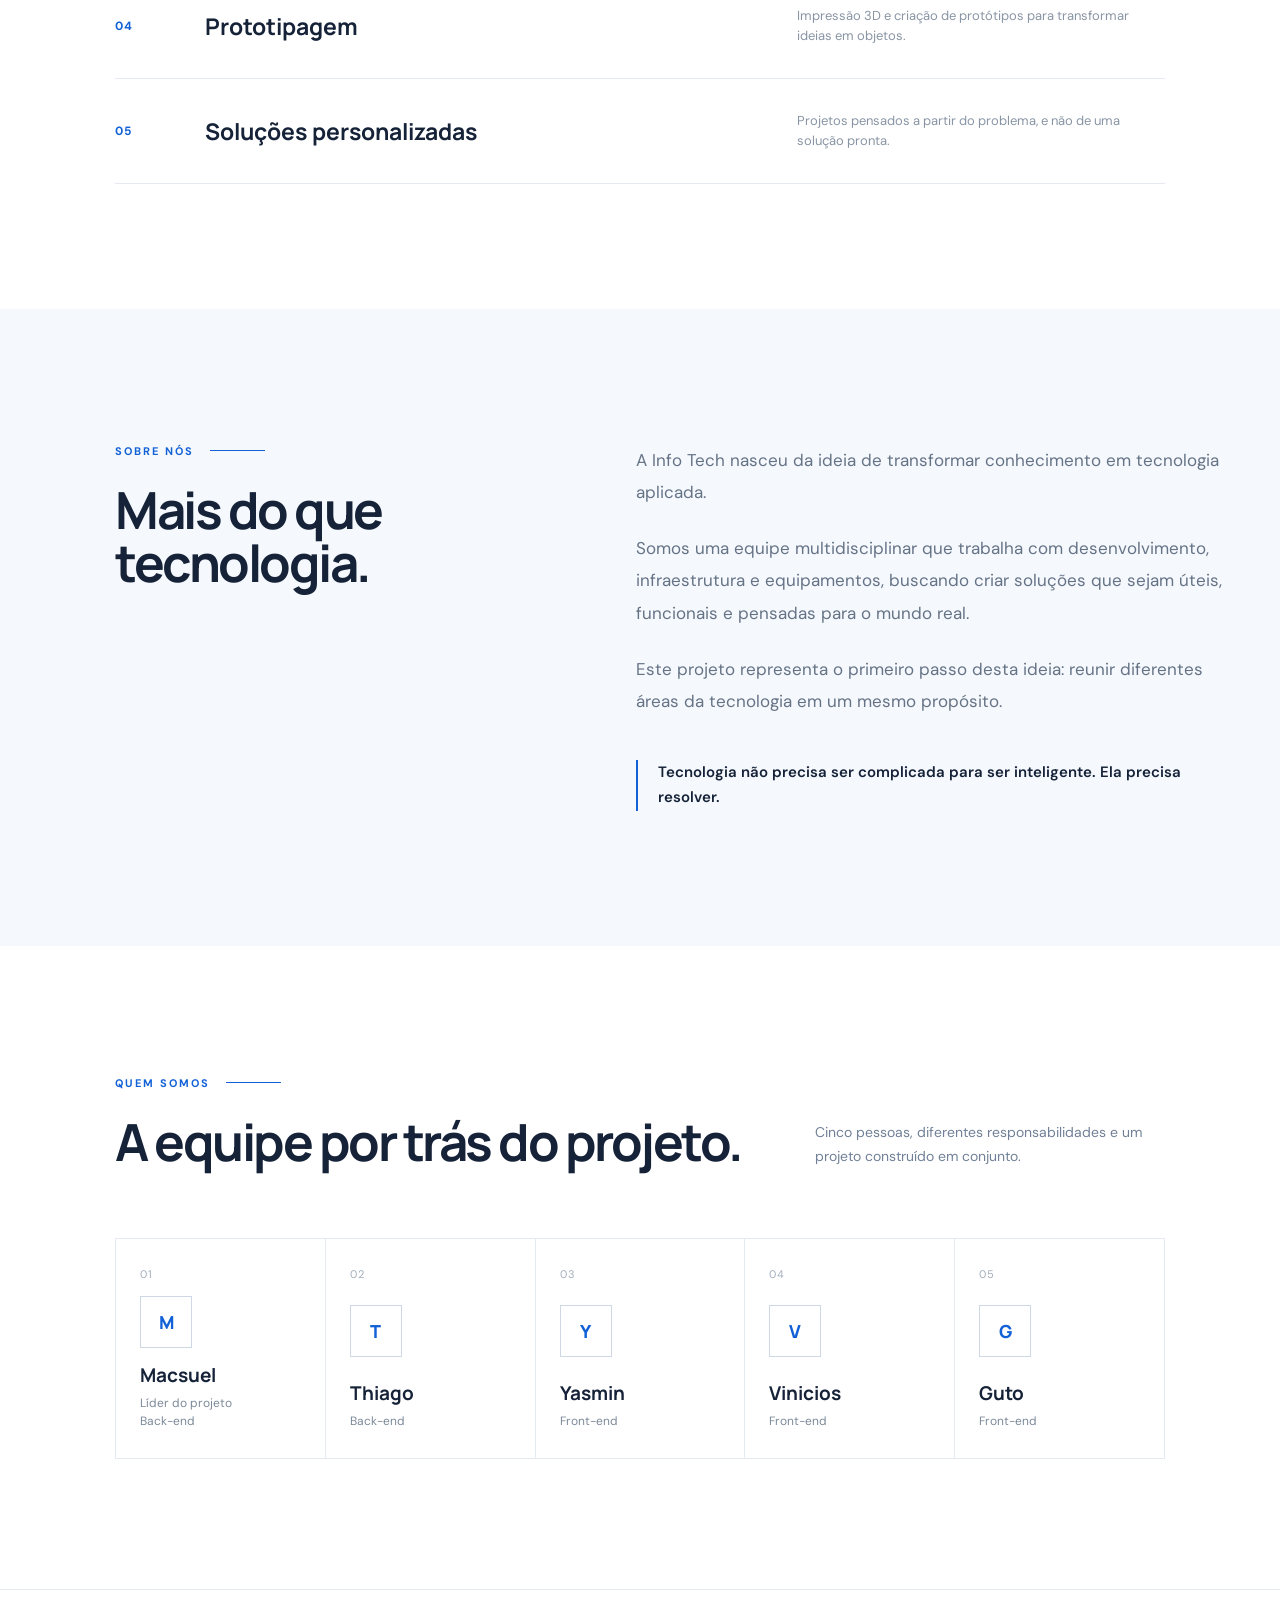
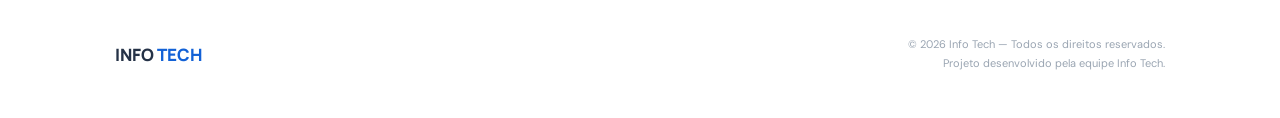
<file: pages/LANDING PAGE.html>
<!DOCTYPE html>
<html lang="pt-BR">
<head>
    <meta charset="UTF-8">
    <meta name="viewport" content="width=device-width, initial-scale=1.0">

    <title>Info Tech — Tecnologia que faz acontecer</title>

    <style>
        @import url('https://fonts.googleapis.com/css2?family=DM+Sans:wght@400;500;600;700&family=Manrope:wght@500;600;700;800&display=swap');

        :root {
            --blue: #1261d6;
            --blue-dark: #0b3d91;
            --navy: #152238;
            --text: #253247;
            --muted: #718096;
            --line: #e5eaf0;
            --soft: #f5f8fc;
            --white: #ffffff;
        }

        * {
            margin: 0;
            padding: 0;
            box-sizing: border-box;
        }

        html {
            scroll-behavior: smooth;
        }

        body {
            font-family: "DM Sans", sans-serif;
            color: var(--text);
            background: var(--white);
            overflow-x: hidden;
        }

        a {
            color: inherit;
            text-decoration: none;
        }

        button {
            font: inherit;
        }

        /* =========================
           HEADER
        ========================= */

        header {
            width: 100%;
            height: 82px;
            display: flex;
            align-items: center;
            justify-content: space-between;
            padding: 0 6vw;
            border-bottom: 1px solid var(--line);
            background: rgba(255,255,255,.94);
            position: relative;
            z-index: 20;
        }

        .logo {
            display: flex;
            align-items: center;
            gap: 11px;
            font-family: "Manrope", sans-serif;
            font-size: 20px;
            font-weight: 800;
            letter-spacing: -0.5px;
        }

        .logo-mark {
            width: 34px;
            height: 34px;
            border: 2px solid var(--blue);
            display: grid;
            place-items: center;
            position: relative;
        }

        .logo-mark::before,
        .logo-mark::after {
            content: "";
            position: absolute;
            background: var(--blue);
        }

        .logo-mark::before {
            width: 12px;
            height: 2px;
        }

        .logo-mark::after {
            width: 2px;
            height: 12px;
        }

        .logo span {
            color: var(--blue);
        }

        nav {
            display: flex;
            align-items: center;
            gap: 38px;
        }

        nav a {
            font-size: 14px;
            font-weight: 500;
            color: #58667a;
            transition: .2s ease;
        }

        nav a:hover {
            color: var(--blue);
        }

        .header-number {
            font-size: 12px;
            color: #9aa6b5;
            letter-spacing: 1px;
        }

        /* =========================
           HERO
        ========================= */

        .hero {
            min-height: calc(100vh - 82px);
            display: grid;
            grid-template-columns: 42% 58%;
            align-items: center;
            padding: 55px 6vw 65px;
            position: relative;
        }

        .hero-content {
            max-width: 570px;
            padding-left: 3vw;
            z-index: 3;
        }

        .eyebrow {
            display: flex;
            align-items: center;
            gap: 12px;
            margin-bottom: 28px;
            color: var(--blue);
            font-size: 11px;
            font-weight: 700;
            letter-spacing: 2.2px;
            text-transform: uppercase;
        }

        .eyebrow-line {
            width: 35px;
            height: 1px;
            background: var(--blue);
        }

        .hero h1 {
            font-family: "Manrope", sans-serif;
            font-size: clamp(48px, 5vw, 78px);
            line-height: .98;
            letter-spacing: -4px;
            color: var(--navy);
            margin-bottom: 28px;
        }

        .hero h1 strong {
            color: var(--blue);
            font-weight: 800;
        }

        .hero-description {
            max-width: 470px;
            font-size: 17px;
            line-height: 1.7;
            color: var(--muted);
            margin-bottom: 36px;
        }

        .hero-link {
            display: inline-flex;
            align-items: center;
            gap: 13px;
            font-size: 13px;
            font-weight: 700;
            color: var(--navy);
            padding-bottom: 9px;
            border-bottom: 1px solid var(--navy);
        }

        .hero-link span {
            color: var(--blue);
            font-size: 18px;
            transition: transform .2s;
        }

        .hero-link:hover span {
            transform: translateX(5px);
        }

        /* =========================
           EQUIPMENT SHOWCASE
        ========================= */

        .showcase {
            height: 620px;
            position: relative;
            display: flex;
            align-items: center;
            justify-content: center;
        }

        .showcase::before {
            content: "";
            position: absolute;
            width: 480px;
            height: 480px;
            border: 1px solid #e4eaf1;
            border-radius: 50%;
        }

        .showcase::after {
            content: "";
            position: absolute;
            width: 620px;
            height: 620px;
            border: 1px solid #f0f3f7;
            border-radius: 50%;
        }

        .orbit-mark {
            position: absolute;
            width: 9px;
            height: 9px;
            background: var(--blue);
            border-radius: 50%;
            z-index: 2;
        }

        .mark-1 {
            top: 16%;
            left: 26%;
        }

        .mark-2 {
            top: 27%;
            right: 13%;
            width: 5px;
            height: 5px;
            background: #cbd4df;
        }

        .mark-3 {
            bottom: 20%;
            left: 16%;
            width: 5px;
            height: 5px;
            background: #cbd4df;
        }

        .equipment {
            width: 350px;
            height: 350px;
            background: white;
            border: 1px solid #e2e8ef;
            border-radius: 50%;
            display: flex;
            align-items: center;
            justify-content: center;
            position: relative;
            z-index: 4;
            box-shadow: 0 20px 55px rgba(29, 52, 78, .08);
        }

        .equipment::before {
            content: "";
            position: absolute;
            inset: 13px;
            border: 1px dashed #dce4ed;
            border-radius: 50%;
        }

        .equipment svg {
            width: 185px;
            height: 185px;
            position: relative;
            z-index: 2;
        }

        .equipment svg * {
            vector-effect: non-scaling-stroke;
        }

        .equipment-info {
            position: absolute;
            bottom: 19px;
            left: 50%;
            transform: translateX(-50%);
            background: white;
            padding: 8px 17px;
            white-space: nowrap;
            z-index: 5;
            border: 1px solid var(--line);
            font-size: 11px;
            font-weight: 700;
            color: var(--navy);
            letter-spacing: .5px;
        }

        .showcase-side {
            position: absolute;
            width: 150px;
            font-size: 11px;
            line-height: 1.6;
            color: #9aa6b5;
            z-index: 6;
        }

        .showcase-side strong {
            display: block;
            color: var(--navy);
            font-size: 12px;
            margin-bottom: 3px;
        }

        .side-left {
            left: 2%;
            bottom: 25%;
        }

        .side-right {
            right: 1%;
            top: 25%;
            text-align: right;
        }

        /* =========================
           CONTROLS
        ========================= */

        .carousel-controls {
            position: absolute;
            bottom: 26px;
            right: 4%;
            z-index: 8;
            display: flex;
            align-items: center;
            gap: 17px;
        }

        .arrow {
            width: 43px;
            height: 43px;
            border: 1px solid #d8e0e9;
            background: white;
            color: var(--navy);
            cursor: pointer;
            display: grid;
            place-items: center;
            font-size: 18px;
            transition: .2s ease;
        }

        .arrow:hover {
            border-color: var(--blue);
            color: var(--blue);
        }

        .counter {
            font-size: 12px;
            color: #8995a5;
            letter-spacing: 1px;
            min-width: 52px;
            text-align: center;
        }

        .counter strong {
            color: var(--navy);
        }

        /* =========================
           DIVIDER
        ========================= */

        .section-label {
            display: flex;
            align-items: center;
            gap: 16px;
            color: var(--blue);
            font-size: 11px;
            font-weight: 700;
            letter-spacing: 2px;
            text-transform: uppercase;
        }

        .section-label::after {
            content: "";
            height: 1px;
            width: 55px;
            background: var(--blue);
        }

        /* =========================
           SOLUÇÕES
        ========================= */

        .solutions {
            padding: 125px 9vw;
            border-top: 1px solid var(--line);
        }

        .solutions-header {
            display: grid;
            grid-template-columns: 1fr 1fr;
            gap: 60px;
            margin-bottom: 85px;
        }

        .solutions h2,
        .about h2,
        .team h2 {
            font-family: "Manrope", sans-serif;
            font-size: clamp(35px, 4vw, 57px);
            letter-spacing: -2.5px;
            line-height: 1.05;
            color: var(--navy);
            margin-top: 25px;
        }

        .solutions-intro {
            align-self: end;
            max-width: 450px;
            font-size: 16px;
            line-height: 1.8;
            color: var(--muted);
        }

        .solution-list {
            border-top: 1px solid var(--line);
        }

        .solution-item {
            min-height: 105px;
            border-bottom: 1px solid var(--line);
            display: grid;
            grid-template-columns: 90px 1fr 35%;
            align-items: center;
            transition: .25s ease;
        }

        .solution-item:hover {
            padding-left: 15px;
            border-color: #cbd9e8;
        }

        .solution-number {
            font-size: 12px;
            color: var(--blue);
            font-weight: 700;
            letter-spacing: 1px;
        }

        .solution-name {
            font-family: "Manrope", sans-serif;
            font-size: 23px;
            font-weight: 700;
            color: var(--navy);
        }

        .solution-desc {
            color: #8995a5;
            font-size: 13px;
            line-height: 1.5;
        }

        /* =========================
           SOBRE
        ========================= */

        .about {
            padding: 135px 9vw;
            background: var(--soft);
            display: grid;
            grid-template-columns: 42% 58%;
            gap: 80px;
        }

        .about-text {
            max-width: 650px;
            font-size: 17px;
            line-height: 1.9;
            color: #657386;
        }

        .about-text p + p {
            margin-top: 24px;
        }

        .about-highlight {
            margin-top: 42px;
            padding-left: 20px;
            border-left: 2px solid var(--blue);
            font-size: 15px;
            line-height: 1.7;
            color: var(--navy);
            font-weight: 600;
        }

        /* =========================
           EQUIPE
        ========================= */

        .team {
            padding: 130px 9vw;
        }

        .team-header {
            display: flex;
            justify-content: space-between;
            align-items: end;
            margin-bottom: 70px;
        }

        .team-description {
            max-width: 350px;
            color: var(--muted);
            line-height: 1.7;
            font-size: 14px;
        }

        .team-grid {
            display: grid;
            grid-template-columns: repeat(5, 1fr);
            border-top: 1px solid var(--line);
            border-left: 1px solid var(--line);
        }

        .member {
            min-height: 220px;
            padding: 28px 24px;
            border-right: 1px solid var(--line);
            border-bottom: 1px solid var(--line);
            display: flex;
            flex-direction: column;
            justify-content: space-between;
            transition: .25s ease;
        }

        .member:hover {
            background: var(--soft);
        }

        .member-number {
            color: #a2adba;
            font-size: 11px;
            letter-spacing: 1px;
        }

        .member-initial {
            width: 52px;
            height: 52px;
            border: 1px solid #cdd8e4;
            display: grid;
            place-items: center;
            color: var(--blue);
            font-family: "Manrope", sans-serif;
            font-weight: 800;
            font-size: 18px;
        }

        .member-name {
            font-family: "Manrope", sans-serif;
            font-size: 19px;
            font-weight: 700;
            color: var(--navy);
            margin-bottom: 6px;
        }

        .member-role {
            font-size: 12px;
            color: #7c8999;
            line-height: 1.5;
        }

        /* =========================
           FOOTER
        ========================= */

        footer {
            padding: 45px 9vw;
            border-top: 1px solid var(--line);
            display: flex;
            align-items: center;
            justify-content: space-between;
            gap: 30px;
        }

        .footer-brand {
            font-family: "Manrope", sans-serif;
            font-weight: 800;
            font-size: 17px;
        }

        .footer-brand span {
            color: var(--blue);
        }

        .footer-copy {
            font-size: 11px;
            color: #9aa5b2;
            text-align: right;
            line-height: 1.7;
        }

        /* =========================
           ANIMAÇÕES
        ========================= */

        .fade {
            animation: fade .35s ease;
        }

        @keyframes fade {
            from {
                opacity: 0;
                transform: translateY(8px);
            }
            to {
                opacity: 1;
                transform: translateY(0);
            }
        }

        /* =========================
           RESPONSIVO
        ========================= */

        @media (max-width: 1050px) {

            .hero {
                grid-template-columns: 1fr;
                padding-top: 80px;
            }

            .hero-content {
                padding-left: 0;
                max-width: 700px;
                margin: 0 auto;
                text-align: center;
            }

            .eyebrow {
                justify-content: center;
            }

            .hero-description {
                margin-left: auto;
                margin-right: auto;
            }

            .showcase {
                margin-top: 30px;
                height: 570px;
            }

            .team-grid {
                grid-template-columns: repeat(3, 1fr);
            }

            .about {
                grid-template-columns: 1fr;
            }
        }

        @media (max-width: 750px) {

            header {
                height: 70px;
                padding: 0 5vw;
            }

            nav {
                display: none;
            }

            .header-number {
                display: none;
            }

            .hero {
                min-height: auto;
                padding: 70px 5vw 40px;
            }

            .hero h1 {
                font-size: 48px;
                letter-spacing: -2.5px;
            }

            .hero-description {
                font-size: 15px;
            }

            .showcase {
                height: 480px;
                margin-top: 10px;
            }

            .showcase::before {
                width: 320px;
                height: 320px;
            }

            .showcase::after {
                width: 420px;
                height: 420px;
            }

            .equipment {
                width: 250px;
                height: 250px;
            }

            .equipment svg {
                width: 135px;
                height: 135px;
            }

            .showcase-side {
                display: none;
            }

            .carousel-controls {
                bottom: 5px;
                right: 50%;
                transform: translateX(50%);
            }

            .solutions,
            .about,
            .team {
                padding: 90px 7vw;
            }

            .solutions-header {
                grid-template-columns: 1fr;
                gap: 30px;
                margin-bottom: 55px;
            }

            .solution-item {
                grid-template-columns: 55px 1fr;
                padding: 22px 0;
            }

            .solution-desc {
                grid-column: 2;
                margin-top: 7px;
            }

            .team-header {
                display: block;
            }

            .team-description {
                margin-top: 25px;
            }

            .team-grid {
                grid-template-columns: repeat(2, 1fr);
            }

            footer {
                padding: 35px 7vw;
                flex-direction: column;
                align-items: flex-start;
            }

            .footer-copy {
                text-align: left;
            }
        }

        @media (max-width: 470px) {

            .hero h1 {
                font-size: 41px;
            }

            .showcase {
                height: 410px;
            }

            .showcase::before {
                width: 270px;
                height: 270px;
            }

            .showcase::after {
                width: 350px;
                height: 350px;
            }

            .equipment {
                width: 215px;
                height: 215px;
            }

            .equipment svg {
                width: 115px;
                height: 115px;
            }

            .team-grid {
                grid-template-columns: 1fr;
            }
        }
    </style>
</head>

<body>

<header>

    <a href="#" class="logo">
        <div class="logo-mark"></div>
        INFO <span>TECH</span>
    </a>

    <nav>
        <a href="#solucoes">Soluções</a>
        <a href="#sobre">Quem somos</a>
        <a href="#equipe">Equipe</a>
        <a href="infotec.html">INFOTEC</a>
        <a href="Indexsup.html">Suporte</a>
    </nav>

    <div class="header-number">IT / 2026</div>

</header>


<main>

    <!-- HERO -->

    <section class="hero">

        <div class="hero-content">

            <div class="eyebrow">
                <span class="eyebrow-line"></span>
                Soluções em tecnologia
            </div>

            <h1>
                Tecnologia que
                <strong>faz acontecer.</strong>
            </h1>

            <p class="hero-description">
                Um projeto construído para unir tecnologia, equipamentos,
                infraestrutura e desenvolvimento em soluções pensadas
                para problemas reais.
            </p>

            <a href="#solucoes" class="hero-link">
                Explorar o projeto
                <span>→</span>
            </a>

            <a href="index.html" class="hero-link">
                Acessar StockFlow
                <span>→</span>
            </a>

        </div>


        <!-- OBJETO INTERATIVO -->

        <div class="showcase">

            <span class="orbit-mark mark-1"></span>
            <span class="orbit-mark mark-2"></span>
            <span class="orbit-mark mark-3"></span>

            <div class="showcase-side side-left">
                <strong id="sideCategory">INFRAESTRUTURA</strong>
                <span id="sideText">
                    Tecnologia pensada para conectar pessoas,
                    processos e equipamentos.
                </span>
            </div>

            <div class="showcase-side side-right">
                <strong>INFO TECH</strong>
                <span>
                    Explore os elementos
                    do projeto.
                </span>
            </div>


            <div class="equipment" id="equipment">

                <!-- SVG será inserido pelo JavaScript -->

                <div class="equipment-info" id="equipmentName">
                    Monitor

                </div>

            </div>


            <div class="carousel-controls">

                <button class="arrow" id="prev" aria-label="Anterior">
                    ←
                </button>

                <div class="counter">
                    <strong id="current">01</strong>
                    <span> / 07</span>
                </div>

                <button class="arrow" id="next" aria-label="Próximo">
                    →
                </button>

            </div>

        </div>

    </section>


    <!-- SOLUÇÕES -->

    <section class="solutions" id="solucoes">

        <div class="solutions-header">

            <div>
                <div class="section-label">
                    O que fazemos
                </div>

                <h2>
                    Tecnologia em
                    diferentes frentes.
                </h2>
            </div>

            <p class="solutions-intro">
                A proposta da Info Tech é trabalhar tecnologia de forma
                ampla: do equipamento físico ao desenvolvimento de
                soluções digitais.
            </p>

        </div>


        <div class="solution-list">

            <div class="solution-item">
                <span class="solution-number">01</span>

                <div class="solution-name">
                    Desenvolvimento
                </div>

                <div class="solution-desc">
                    Sistemas, aplicações e soluções digitais
                    desenvolvidas para necessidades específicas.
                </div>
            </div>


            <div class="solution-item">
                <span class="solution-number">02</span>

                <div class="solution-name">
                    Infraestrutura
                </div>

                <div class="solution-desc">
                    Redes, conectividade e estrutura tecnológica
                    para ambientes modernos.
                </div>
            </div>


            <div class="solution-item">
                <span class="solution-number">03</span>

                <div class="solution-name">
                    Equipamentos
                </div>

                <div class="solution-desc">
                    Computadores, periféricos e equipamentos
                    integrados às necessidades de cada projeto.
                </div>
            </div>


            <div class="solution-item">
                <span class="solution-number">04</span>

                <div class="solution-name">
                    Prototipagem
                </div>

                <div class="solution-desc">
                    Impressão 3D e criação de protótipos para
                    transformar ideias em objetos.
                </div>
            </div>


            <div class="solution-item">
                <span class="solution-number">05</span>

                <div class="solution-name">
                    Soluções personalizadas
                </div>

                <div class="solution-desc">
                    Projetos pensados a partir do problema,
                    e não de uma solução pronta.
                </div>
            </div>

        </div>

    </section>


    <!-- SOBRE -->

    <section class="about" id="sobre">

        <div>

            <div class="section-label">
                Sobre nós
            </div>

            <h2>
                Mais do que
                tecnologia.
            </h2>

        </div>


        <div class="about-text">

            <p>
                A Info Tech nasceu da ideia de transformar conhecimento
                em tecnologia aplicada.
            </p>

            <p>
                Somos uma equipe multidisciplinar que trabalha com
                desenvolvimento, infraestrutura e equipamentos,
                buscando criar soluções que sejam úteis, funcionais
                e pensadas para o mundo real.
            </p>

            <p>
                Este projeto representa o primeiro passo desta ideia:
                reunir diferentes áreas da tecnologia em um mesmo
                propósito.
            </p>

            <div class="about-highlight">
                Tecnologia não precisa ser complicada para ser
                inteligente. Ela precisa resolver.
            </div>

        </div>

    </section>


    <!-- EQUIPE -->

    <section class="team" id="equipe">

        <div class="team-header">

            <div>

                <div class="section-label">
                    Quem somos
                </div>

                <h2>
                    A equipe por trás
                    do projeto.
                </h2>

            </div>

            <p class="team-description">
                Cinco pessoas, diferentes responsabilidades e
                um projeto construído em conjunto.
            </p>

        </div>


        <div class="team-grid">

            <div class="member">

                <span class="member-number">01</span>

                <div class="member-initial">
                    M
                </div>

                <div>
                    <div class="member-name">
                        Macsuel
                    </div>

                    <div class="member-role">
                        Líder do projeto<br>
                        Back-end
                    </div>
                </div>

            </div>


            <div class="member">

                <span class="member-number">02</span>

                <div class="member-initial">
                    T
                </div>

                <div>
                    <div class="member-name">
                        Thiago
                    </div>

                    <div class="member-role">
                        Back-end
                    </div>
                </div>

            </div>


            <div class="member">

                <span class="member-number">03</span>

                <div class="member-initial">
                    Y
                </div>

                <div>
                    <div class="member-name">
                        Yasmin
                    </div>

                    <div class="member-role">
                        Front-end
                    </div>
                </div>

            </div>


            <div class="member">

                <span class="member-number">04</span>

                <div class="member-initial">
                    V
                </div>

                <div>
                    <div class="member-name">
                        Vinicios
                    </div>

                    <div class="member-role">
                        Front-end
                    </div>
                </div>

            </div>


            <div class="member">

                <span class="member-number">05</span>

                <div class="member-initial">
                    G
                </div>

                <div>
                    <div class="member-name">
                        Guto
                    </div>

                    <div class="member-role">
                        Front-end
                    </div>
                </div>

            </div>

        </div>

    </section>

</main>


<!-- FOOTER -->

<footer>

    <div class="footer-brand">
        INFO <span>TECH</span>
    </div>

    <div class="footer-copy">
        © 2026 Info Tech — Todos os direitos reservados.<br>
        Projeto desenvolvido pela equipe Info Tech.
    </div>

</footer>


<script>

    /*
    ==========================================================
       EQUIPAMENTOS
    ==========================================================
    */

    const equipments = [

        {
            name: "Monitor",
            category: "INFRAESTRUTURA",
            text: "Tecnologia e infraestrutura para ambientes conectados.",

            svg: `
                <svg viewBox="0 0 200 200" fill="none">
                    <rect x="30" y="35" width="140" height="95" rx="7"
                        stroke="#1261d6" stroke-width="3"/>
                    <rect x="42" y="47" width="116" height="70"
                        stroke="#d5dfe9" stroke-width="2"/>
                    <path d="M75 153H125"
                        stroke="#152238" stroke-width="3"
                        stroke-linecap="round"/>
                    <path d="M100 130V153"
                        stroke="#152238" stroke-width="3"
                        stroke-linecap="round"/>
                    <circle cx="100" cy="52" r="3"
                        fill="#1261d6"/>
                </svg>
            `
        },

        {
            name: "Impressora 3D",
            category: "PROTOTIPAGEM",
            text: "Do conceito ao objeto através de fabricação digital.",

            svg: `
                <svg viewBox="0 0 200 200" fill="none">
                    <path d="M48 72L100 42L152 72V137L100 167L48 137V72Z"
                        stroke="#1261d6" stroke-width="3"/>
                    <path d="M48 72L100 101L152 72"
                        stroke="#1261d6" stroke-width="3"/>
                    <path d="M100 101V167"
                        stroke="#1261d6" stroke-width="3"/>
                    <path d="M72 59L124 89"
                        stroke="#d2dce7" stroke-width="2"/>
                    <path d="M82 117H118"
                        stroke="#152238" stroke-width="3"/>
                    <path d="M91 108V130"
                        stroke="#152238" stroke-width="3"/>
                    <path d="M109 108V130"
                        stroke="#152238" stroke-width="3"/>
                </svg>
            `
        },

        {
            name: "Notebook",
            category: "EQUIPAMENTOS",
            text: "Mobilidade e tecnologia para acompanhar cada projeto.",

            svg: `
                <svg viewBox="0 0 200 200" fill="none">
                    <rect x="43" y="42" width="114" height="82"
                        rx="5" stroke="#1261d6" stroke-width="3"/>
                    <rect x="53" y="52" width="94" height="62"
                        stroke="#d5dfe9" stroke-width="2"/>
                    <path d="M28 132H172L160 151H40L28 132Z"
                        stroke="#152238" stroke-width="3"
                        stroke-linejoin="round"/>
                    <path d="M91 141H109"
                        stroke="#1261d6" stroke-width="3"
                        stroke-linecap="round"/>
                </svg>
            `
        },

        {
            name: "Mouse",
            category: "PERIFÉRICOS",
            text: "Pequenos componentes que fazem parte da experiência.",

            svg: `
                <svg viewBox="0 0 200 200" fill="none">
                    <rect x="63" y="35" width="74" height="130"
                        rx="36" stroke="#1261d6" stroke-width="3"/>
                    <path d="M100 36V84"
                        stroke="#d5dfe9" stroke-width="2"/>
                    <path d="M100 84V104"
                        stroke="#152238" stroke-width="3"
                        stroke-linecap="round"/>
                    <path d="M63 83H137"
                        stroke="#d5dfe9" stroke-width="2"/>
                    <circle cx="100" cy="68" r="5"
                        fill="#1261d6"/>
                </svg>
            `
        },

        {
            name: "Teclado",
            category: "PERIFÉRICOS",
            text: "Ferramentas que aproximam pessoas da tecnologia.",

            svg: `
                <svg viewBox="0 0 200 200" fill="none">
                    <rect x="25" y="63" width="150" height="76"
                        rx="8" stroke="#1261d6" stroke-width="3"/>
                    <g stroke="#d0dbe6" stroke-width="2">
                        <path d="M42 82H53"/>
                        <path d="M61 82H72"/>
                        <path d="M80 82H91"/>
                        <path d="M99 82H110"/>
                        <path d="M118 82H129"/>
                        <path d="M137 82H148"/>
                        <path d="M42 101H53"/>
                        <path d="M61 101H72"/>
                        <path d="M80 101H91"/>
                        <path d="M99 101H110"/>
                        <path d="M118 101H129"/>
                        <path d="M137 101H158"/>
                    </g>
                    <rect x="65" y="116" width="70" height="9"
                        rx="4" fill="#152238"/>
                </svg>
            `
        },

        {
            name: "Rede",
            category: "INFRAESTRUTURA",
            text: "Conexões que permitem que tudo trabalhe em conjunto.",

            svg: `
                <svg viewBox="0 0 200 200" fill="none">
                    <rect x="48" y="75" width="104" height="54"
                        rx="6" stroke="#1261d6" stroke-width="3"/>
                    <circle cx="67" cy="102" r="4" fill="#1261d6"/>
                    <circle cx="83" cy="102" r="4" fill="#1261d6"/>
                    <circle cx="99" cy="102" r="4" fill="#1261d6"/>
                    <circle cx="115" cy="102" r="4" fill="#1261d6"/>
                    <circle cx="131" cy="102" r="4" fill="#1261d6"/>
                    <path d="M100 75V49"
                        stroke="#152238" stroke-width="3"/>
                    <path d="M73 49H127"
                        stroke="#152238" stroke-width="3"/>
                    <circle cx="73" cy="49" r="5"
                        stroke="#1261d6" stroke-width="2"/>
                    <circle cx="127" cy="49" r="5"
                        stroke="#1261d6" stroke-width="2"/>
                </svg>
            `
        },

        {
            name: "Ferramentas",
            category: "MANUTENÇÃO",
            text: "Tecnologia também é cuidar, ajustar e fazer funcionar.",

            svg: `
                <svg viewBox="0 0 200 200" fill="none">
                    <path d="M56 53L91 88"
                        stroke="#1261d6" stroke-width="7"
                        stroke-linecap="round"/>
                    <path d="M47 44L62 59"
                        stroke="#152238" stroke-width="3"/>
                    <path d="M54 48L48 42L40 50L46 56"
                        stroke="#152238" stroke-width="3"/>
                    <path d="M109 105L153 149"
                        stroke="#1261d6" stroke-width="7"
                        stroke-linecap="round"/>
                    <circle cx="104" cy="100" r="17"
                        stroke="#152238" stroke-width="3"/>
                    <path d="M118 86L150 54"
                        stroke="#152238" stroke-width="3"/>
                    <path d="M143 49L153 54L148 64"
                        stroke="#1261d6" stroke-width="3"/>
                </svg>
            `
        }

    ];


    let currentIndex = 0;

    const equipment = document.getElementById("equipment");
    const equipmentName = document.getElementById("equipmentName");
    const current = document.getElementById("current");
    const sideCategory = document.getElementById("sideCategory");
    const sideText = document.getElementById("sideText");


    function updateEquipment() {

        const item = equipments[currentIndex];

        equipment.classList.remove("fade");

        void equipment.offsetWidth;

        equipment.classList.add("fade");

        equipment.innerHTML = `
            ${item.svg}
            <div class="equipment-info">
                ${item.name}
            </div>
        `;

        current.textContent =
            String(currentIndex + 1).padStart(2, "0");

        sideCategory.textContent = item.category;
        sideText.textContent = item.text;
    }


    document.getElementById("next").addEventListener("click", () => {

        currentIndex++;

        if (currentIndex >= equipments.length) {
            currentIndex = 0;
        }

        updateEquipment();

    });


    document.getElementById("prev").addEventListener("click", () => {

        currentIndex--;

        if (currentIndex < 0) {
            currentIndex = equipments.length - 1;
        }

        updateEquipment();

    });


    /*
       Teclas ← →
    */

    document.addEventListener("keydown", (event) => {

        if (event.key === "ArrowRight") {
            document.getElementById("next").click();
        }

        if (event.key === "ArrowLeft") {
            document.getElementById("prev").click();
        }

    });


    /*
       Swipe no celular
    */

    let touchStartX = 0;

    equipment.addEventListener("touchstart", (event) => {
        touchStartX = event.touches[0].clientX;
    });

    equipment.addEventListener("touchend", (event) => {

        const touchEndX = event.changedTouches[0].clientX;
        const difference = touchStartX - touchEndX;

        if (Math.abs(difference) < 40) return;

        if (difference > 0) {
            document.getElementById("next").click();
        } else {
            document.getElementById("prev").click();
        }

    });


    updateEquipment();

</script>

</body>
</html>
</file>
<file: assets/css/theme.css>
@import url('https://fonts.googleapis.com/css2?family=DM+Sans:wght@400;500;600;700&family=Manrope:wght@600;700;800&display=swap');

:root {
    --sf-blue: #1769e0;
    --sf-blue-dark: #113976;
    --sf-navy: #10233f;
    --sf-text: #10233f;
    --sf-muted: #68778d;
    --sf-line: #e5eaf0;
    --sf-soft: #f6f8fb;
    --sf-white: #ffffff;
    --sf-shadow: 0 14px 36px rgba(16, 35, 63, .08);
    --sf-shadow-hover: 0 18px 44px rgba(16, 35, 63, .13);
}

html { scroll-behavior: smooth; }

body {
    font-family: "DM Sans", sans-serif;
    color: var(--sf-text);
    -webkit-font-smoothing: antialiased;
}

h1, h2, h3, h4, .logo, .page-header h1, .login-card h1 {
    font-family: "Manrope", sans-serif;
}

button, a, input, select, textarea { transition: border-color .2s ease, box-shadow .2s ease, background-color .2s ease, color .2s ease, transform .2s ease; }

a:focus-visible, button:focus-visible, input:focus-visible, select:focus-visible, textarea:focus-visible {
    outline: 3px solid rgba(23, 105, 224, .22);
    outline-offset: 2px;
}

.header, .app-top {
    box-shadow: 0 1px 0 rgba(16, 35, 63, .02), 0 8px 24px rgba(16, 35, 63, .04);
}

.logo-icon, .logo-mark {
    background: linear-gradient(145deg, var(--sf-blue), var(--sf-blue-dark));
    box-shadow: 0 7px 16px rgba(23, 105, 224, .2);
}

.nav-button, .primary-button, .action-button, .login-button, .btn-primary {
    background: linear-gradient(135deg, var(--sf-blue), var(--sf-blue-dark));
    box-shadow: 0 8px 18px rgba(23, 105, 224, .18);
}

.nav-button:hover, .primary-button:hover, .action-button:hover, .login-button:hover, .btn-primary:hover {
    background: var(--sf-blue-dark);
    transform: translateY(-1px);
    box-shadow: 0 10px 22px rgba(23, 105, 224, .25);
}

.sidebar, .client-sidebar { box-shadow: 8px 0 26px rgba(16, 35, 63, .035); }
.content-box, .stat-card, .form, .module, .login-card, .dashboard-preview, .product-screen { box-shadow: var(--sf-shadow); }
.content-box:hover, .stat-card:hover, .module:hover { box-shadow: var(--sf-shadow-hover); }
.table tbody tr { transition: background-color .18s ease; }
.table tbody tr:hover { background: #f8fbff; }
.menu-button:hover, .menu-button.active { box-shadow: inset 3px 0 0 var(--sf-blue); }

.field input:focus, .field select:focus, .login-field input:focus,
input:focus, select:focus, textarea:focus {
    border-color: var(--sf-blue);
    box-shadow: 0 0 0 4px rgba(10, 70, 161, 0.11);
}

/* Complementos compartilhados das páginas do produto. */
.support-page { background: radial-gradient(circle at 92% 4%, #eaf2ff 0, transparent 28rem); }
.support-card, .info-card, .faq-card, .security-notice { box-shadow: var(--sf-shadow); }
.support-card:hover, .info-card:hover, .faq-card:hover { box-shadow: var(--sf-shadow-hover); }
.file-label:hover { border-color: var(--sf-blue); background: #f8fbff; }
.btn { min-height: 44px; }

/* Estrutura compartilhada da página de suporte */
.header {
    background: var(--sf-white);
    border-bottom: 1px solid var(--sf-line);
    position: sticky;
    top: 0;
    z-index: 20;
}

.header-container,
.support-container,
.footer-container,
.footer-bottom {
    width: min(1180px, calc(100% - 40px));
    margin: 0 auto;
}

.header-container {
    min-height: 76px;
    display: flex;
    align-items: center;
    justify-content: space-between;
    gap: 24px;
}

.logo {
    display: inline-flex;
    align-items: center;
    gap: 10px;
    color: var(--sf-navy);
    font-size: 21px;
    font-weight: 800;
    text-decoration: none;
    white-space: nowrap;
}

.logo-icon,
.user-avatar {
    display: grid;
    place-items: center;
    color: var(--sf-white);
    background: var(--sf-blue);
    font-weight: 800;
}

.logo-icon {
    width: 34px;
    height: 34px;
    border-radius: 9px;
}

.navigation {
    display: flex;
    flex-wrap: wrap;
    justify-content: center;
    gap: 22px;
}

.navigation a {
    color: var(--sf-muted);
    font-size: 14px;
    text-decoration: none;
}

.navigation a:hover,
.navigation .active {
    color: var(--sf-blue);
}

.user-area,
.user-profile {
    display: flex;
    align-items: center;
    gap: 12px;
}

.notification-button {
    border: 0;
    background: transparent;
    cursor: pointer;
    font-size: 20px;
}

.user-avatar {
    width: 36px;
    height: 36px;
    border-radius: 50%;
    font-size: 12px;
}

.user-info {
    display: grid;
    font-size: 12px;
}

.user-info span {
    color: var(--sf-muted);
}

.support-page {
    padding: 52px 0 72px;
}

.page-header {
    display: flex;
    align-items: end;
    justify-content: space-between;
    gap: 24px;
    margin-bottom: 32px;
}

.page-badge {
    color: var(--sf-blue);
    font-size: 12px;
    font-weight: 800;
    letter-spacing: .12em;
}

h1, h2, h3, h4 {
    color: var(--sf-navy);
    line-height: 1.2;
}

h1 {
    margin: 8px 0 10px;
    font-size: clamp(30px, 5vw, 48px);
}

h2 {
    margin: 0;
    font-size: 22px;
}

h3 {
    margin: 0 0 8px;
    font-size: 16px;
}

p {
    margin: 0;
    color: var(--sf-muted);
}

.back-button,
.faq-link,
.info-card a {
    color: var(--sf-blue);
    font-weight: 700;
    text-decoration: none;
}

.support-grid {
    display: grid;
    grid-template-columns: minmax(0, 1.5fr) minmax(280px, .8fr);
    gap: 24px;
    align-items: start;
}

.support-card,
.info-card,
.faq-card,
.security-notice {
    background: var(--sf-white);
    border: 1px solid var(--sf-line);
    border-radius: 12px;
}

.support-card {
    padding: clamp(22px, 4vw, 36px);
}

.card-header {
    display: flex;
    gap: 14px;
    padding-bottom: 24px;
    border-bottom: 1px solid var(--sf-line);
    margin-bottom: 24px;
}

.card-icon,
.info-icon,
.faq-icon,
.security-icon {
    display: grid;
    place-items: center;
    flex: 0 0 auto;
    width: 42px;
    height: 42px;
    border-radius: 10px;
    color: var(--sf-blue);
    background: #eaf2ff;
    font-size: 20px;
}

.support-form {
    display: grid;
    gap: 18px;
}

.form-row {
    display: grid;
    grid-template-columns: 1fr 1fr;
    gap: 18px;
}

.form-group {
    display: grid;
    gap: 7px;
}

label {
    color: var(--sf-text);
    font-size: 14px;
    font-weight: 700;
}

label span {
    color: #c0392b;
}

input,
select,
textarea {
    width: 100%;
    border: 1px solid #ccd6e3;
    border-radius: 7px;
    padding: 12px 13px;
    color: var(--sf-text);
    background: var(--sf-white);
}

textarea {
    min-height: 150px;
    resize: vertical;
}

.textarea-footer {
    display: flex;
    justify-content: space-between;
    gap: 12px;
    color: var(--sf-muted);
    font-size: 12px;
}

.file-upload input {
    position: absolute;
    width: 1px;
    height: 1px;
    opacity: 0;
}

.file-label {
    display: flex;
    align-items: center;
    gap: 12px;
    padding: 14px;
    border: 1px dashed #aebed2;
    border-radius: 8px;
    cursor: pointer;
}

.file-label small,
.file-label strong {
    display: block;
}

.file-label small {
    color: var(--sf-muted);
    font-weight: 400;
}

.file-name {
    min-height: 18px;
    color: var(--sf-muted);
    font-size: 12px;
}

.form-checkbox {
    display: flex;
    align-items: flex-start;
    gap: 10px;
}

.form-checkbox input {
    width: auto;
    margin-top: 4px;
}

.form-checkbox label {
    font-weight: 400;
}

.form-actions {
    display: flex;
    justify-content: flex-end;
    gap: 12px;
}

.btn {
    border: 0;
    border-radius: 7px;
    padding: 12px 18px;
    font-weight: 700;
    cursor: pointer;
}

.btn-secondary {
    color: var(--sf-navy);
    background: #eef2f6;
}

.btn-primary {
    color: var(--sf-white);
    background: var(--sf-blue);
}

.form-status {
    min-height: 24px;
    font-size: 14px;
}

.form-status.success,
.form-status.error {
    padding: 12px;
    border-radius: 6px;
}

.form-status.success {
    color: #11653e;
    background: #e7f6ed;
}

.form-status.error {
    color: #8e2b20;
    background: #fdecea;
}

.support-sidebar {
    display: grid;
    gap: 14px;
}

.info-card {
    display: flex;
    gap: 14px;
    padding: 20px;
}

.info-card p {
    margin-bottom: 4px;
    font-size: 14px;
}

.faq-card {
    padding: 24px;
}

.faq-card h3 {
    margin-top: 14px;
}

.faq-link {
    display: inline-block;
    margin-top: 16px;
}

.security-notice {
    display: flex;
    gap: 14px;
    margin-top: 24px;
    padding: 20px;
}

.security-notice p {
    font-size: 14px;
}

.footer {
    padding: 34px 0 20px;
    color: var(--sf-white);
    background: var(--sf-navy);
}

.footer-container {
    display: flex;
    justify-content: space-between;
    gap: 32px;
}

.footer .logo {
    color: var(--sf-white);
}

.footer-brand p {
    margin-top: 10px;
    color: #bdc9d9;
}

.footer-links {
    display: flex;
    gap: 56px;
}

.footer-links h4 {
    margin: 0 0 10px;
    color: var(--sf-white);
}

.footer-links a {
    display: block;
    margin: 5px 0;
    color: #bdc9d9;
    font-size: 14px;
    text-decoration: none;
}

.footer-bottom {
    display: flex;
    justify-content: space-between;
    gap: 20px;
    margin-top: 28px;
    padding-top: 16px;
    border-top: 1px solid #31435c;
    color: #bdc9d9;
    font-size: 12px;
}

@media (max-width: 820px) {
    .navigation { order: 3; width: 100%; overflow-x: auto; justify-content: flex-start; padding-bottom: 2px; }
    .support-page { padding-top: 36px; }
}

@media (max-width: 760px) {
    .app-top { padding: 0 18px; }
    .page { padding: 26px 18px; }
    .stats { grid-template-columns: repeat(2, 1fr); }
    .module-grid { grid-template-columns: 1fr; }
    .table { min-width: 680px; }
    .content-box { overflow-x: auto; }
}

@media (max-width: 480px) {
    .stats { grid-template-columns: 1fr; }
    .login-card { padding: 28px 22px; }
}
</file>
